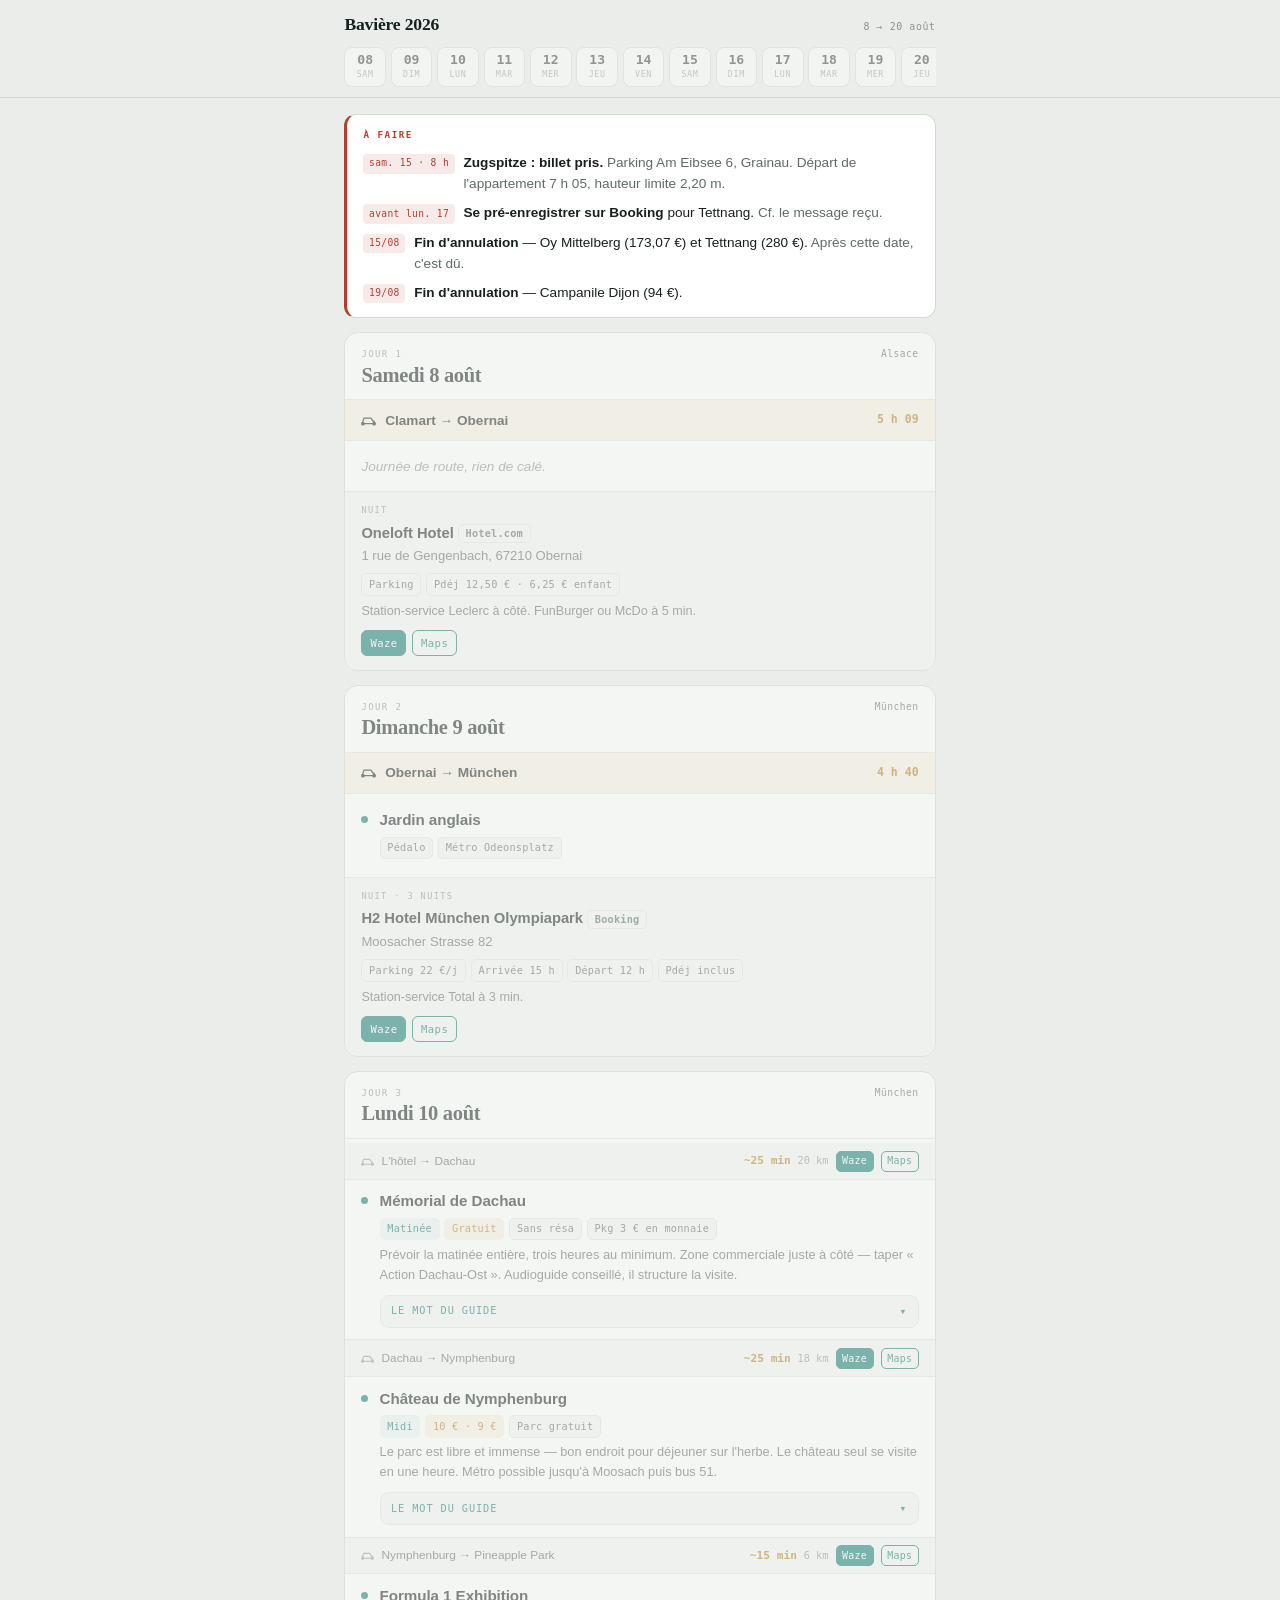
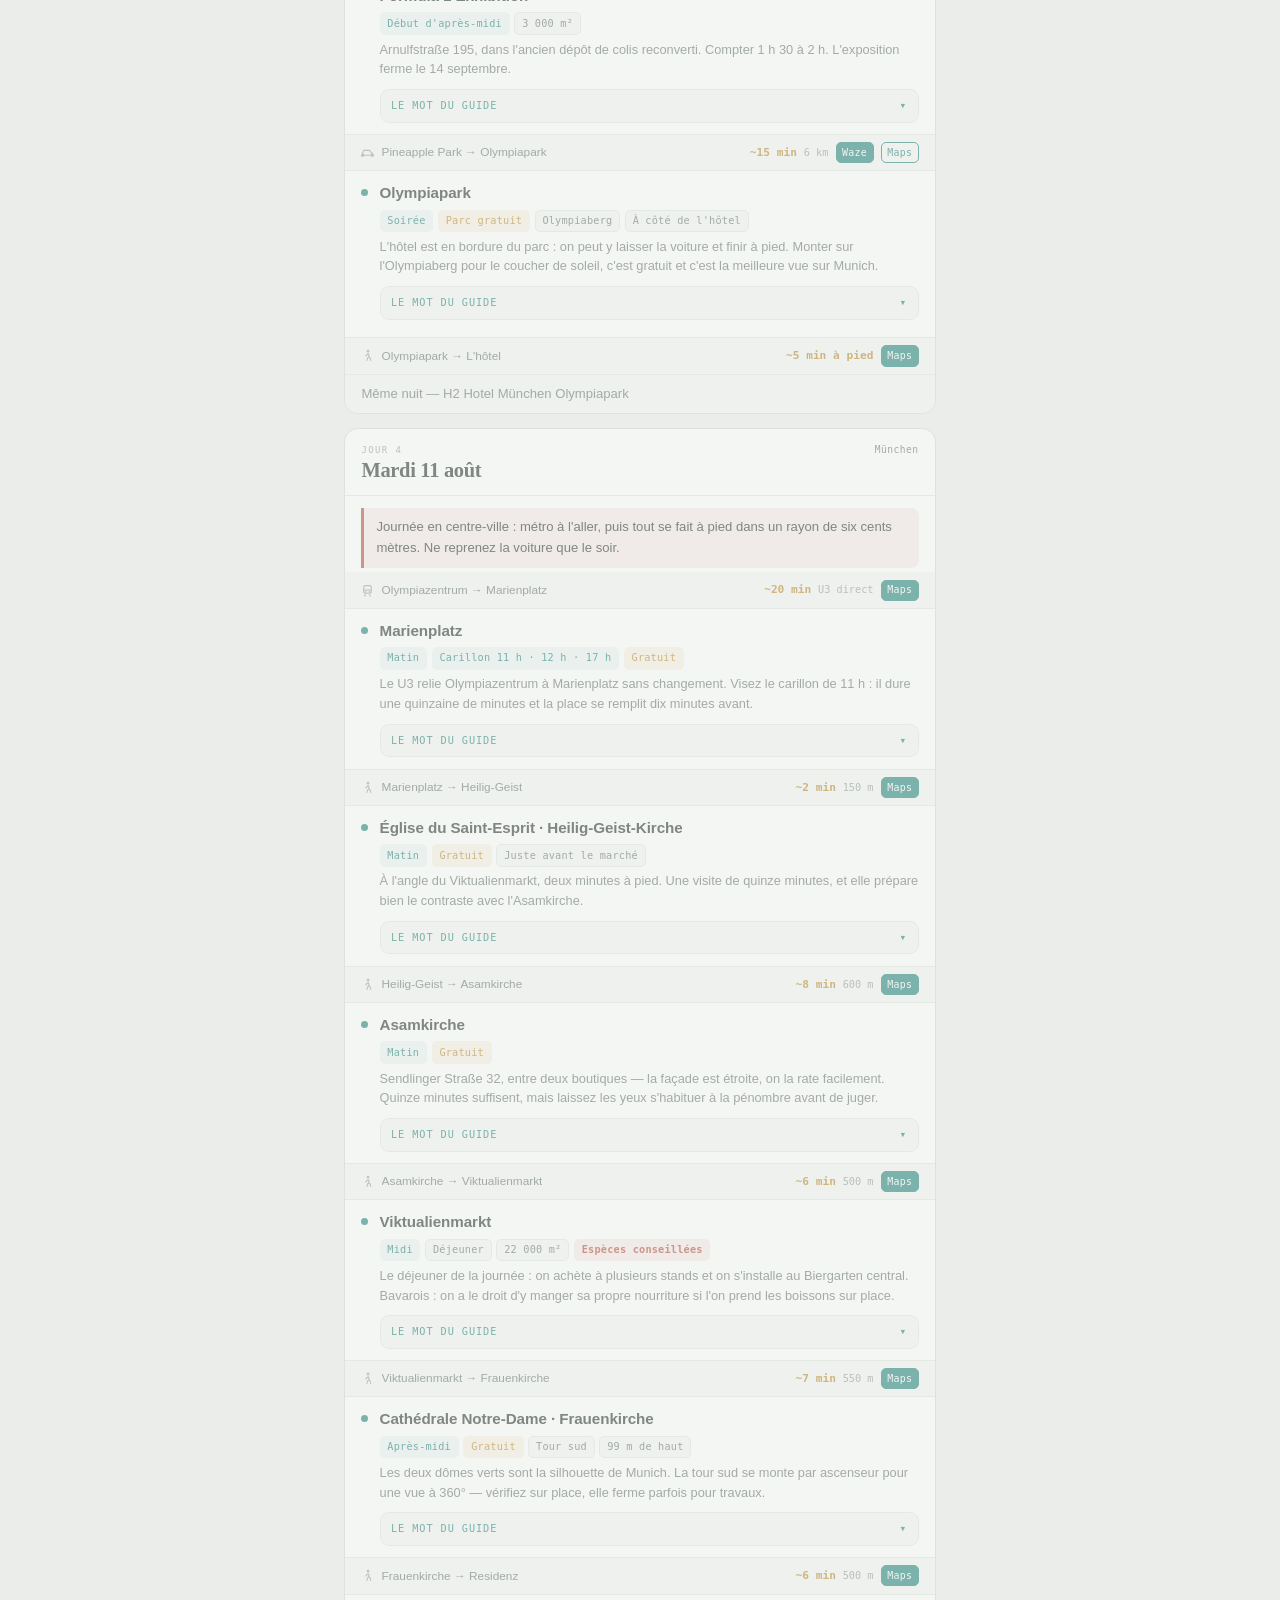
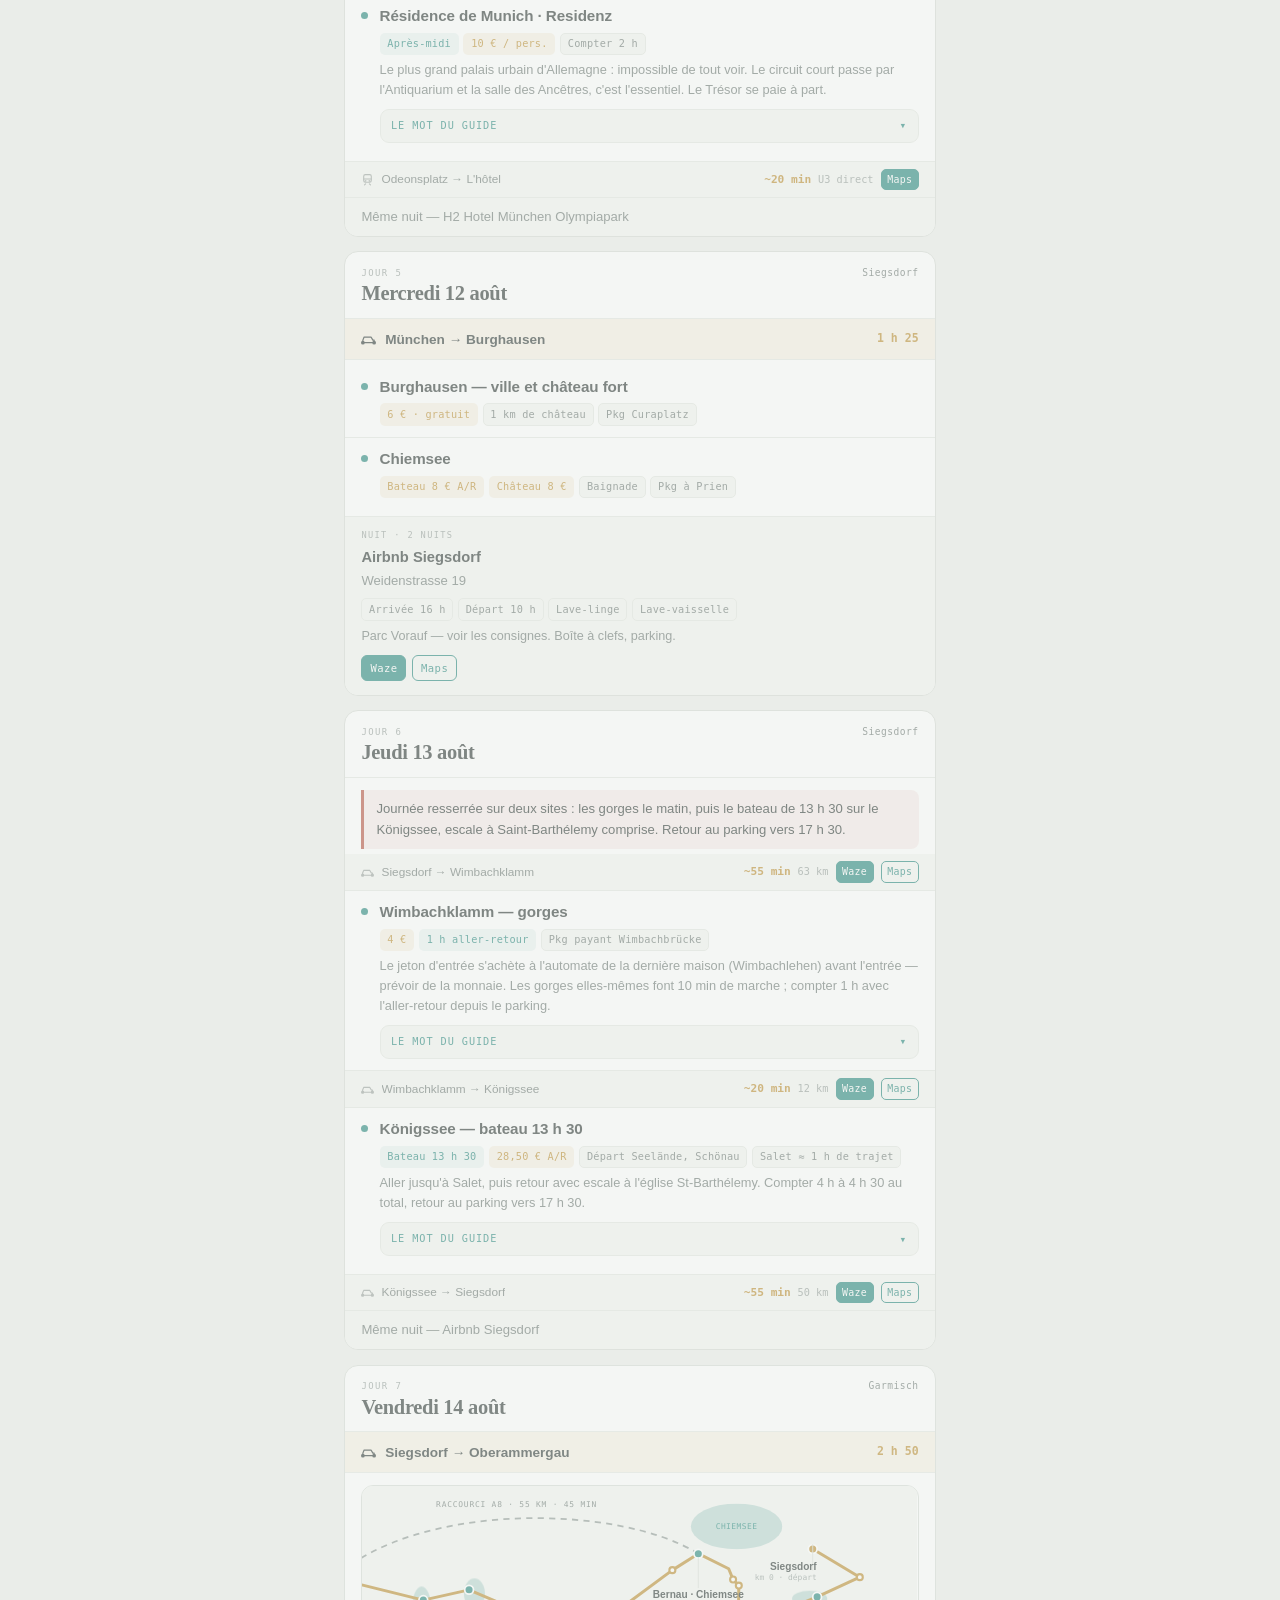
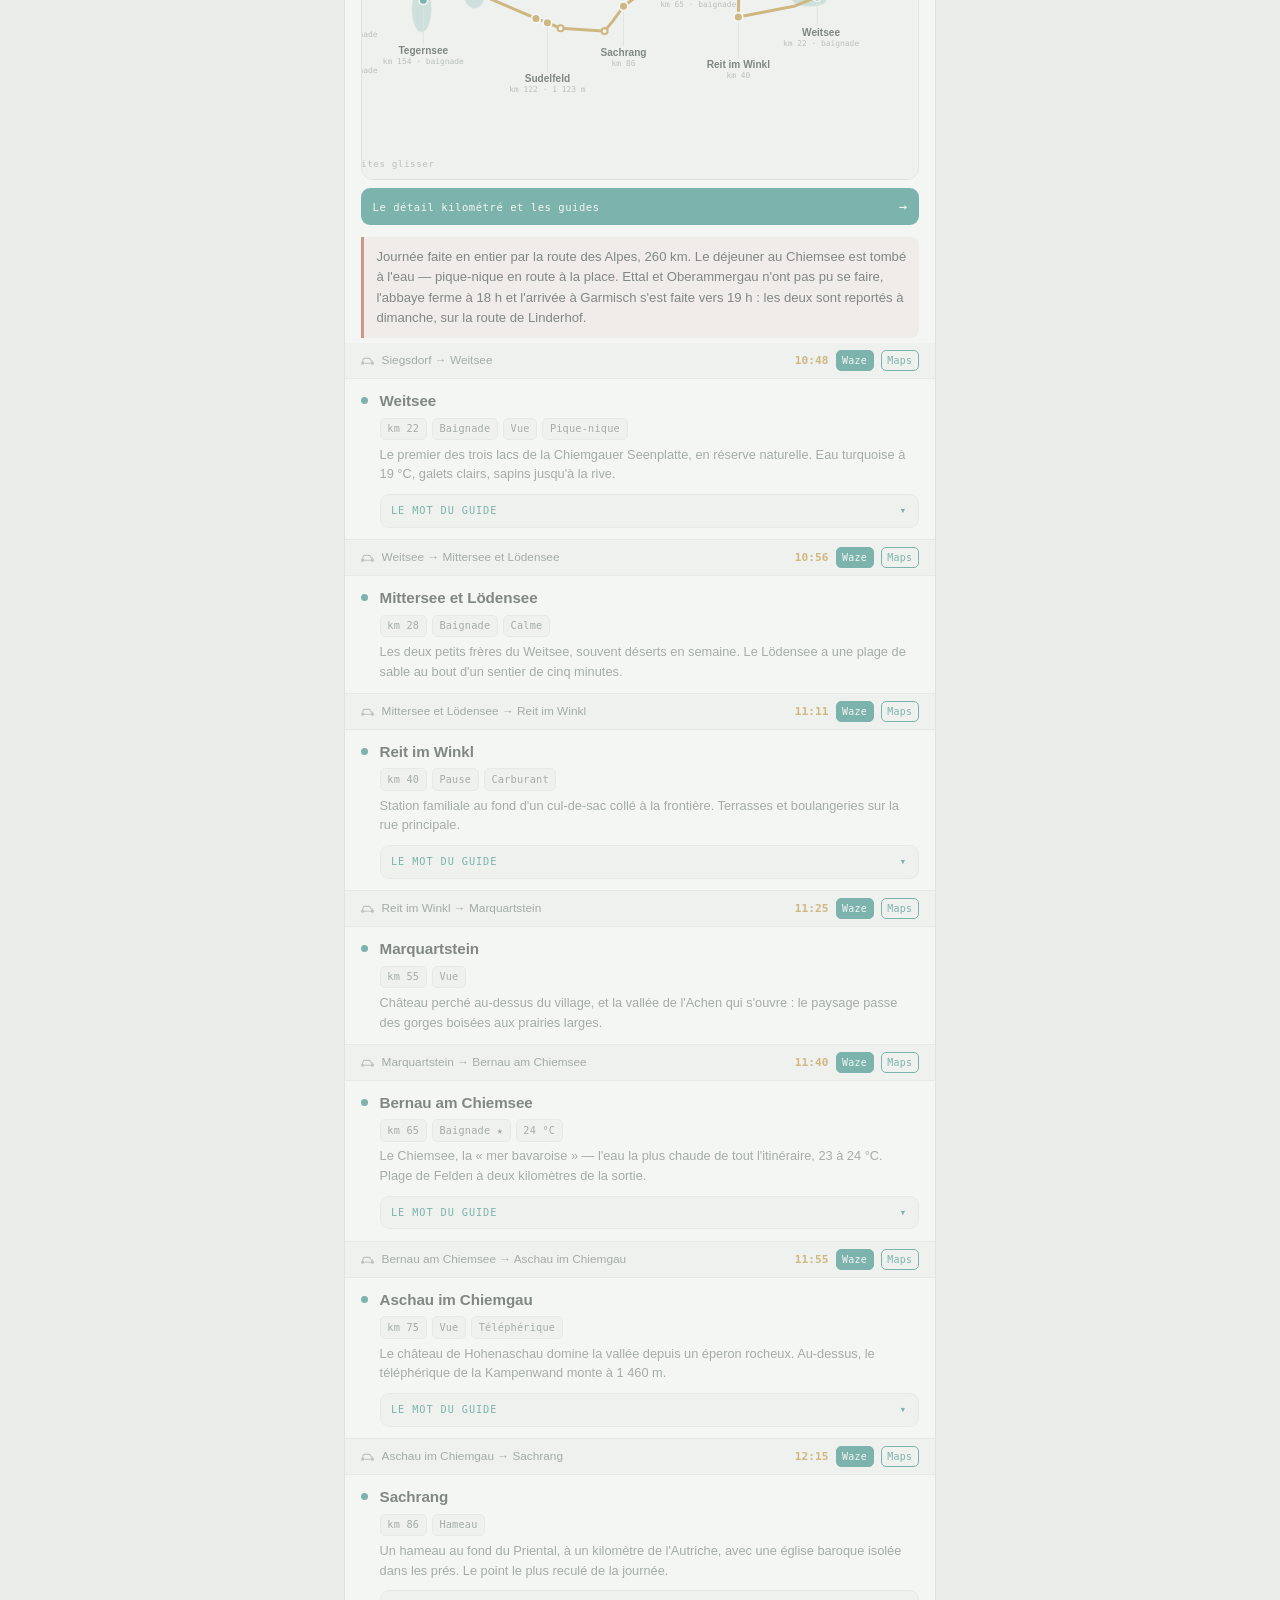
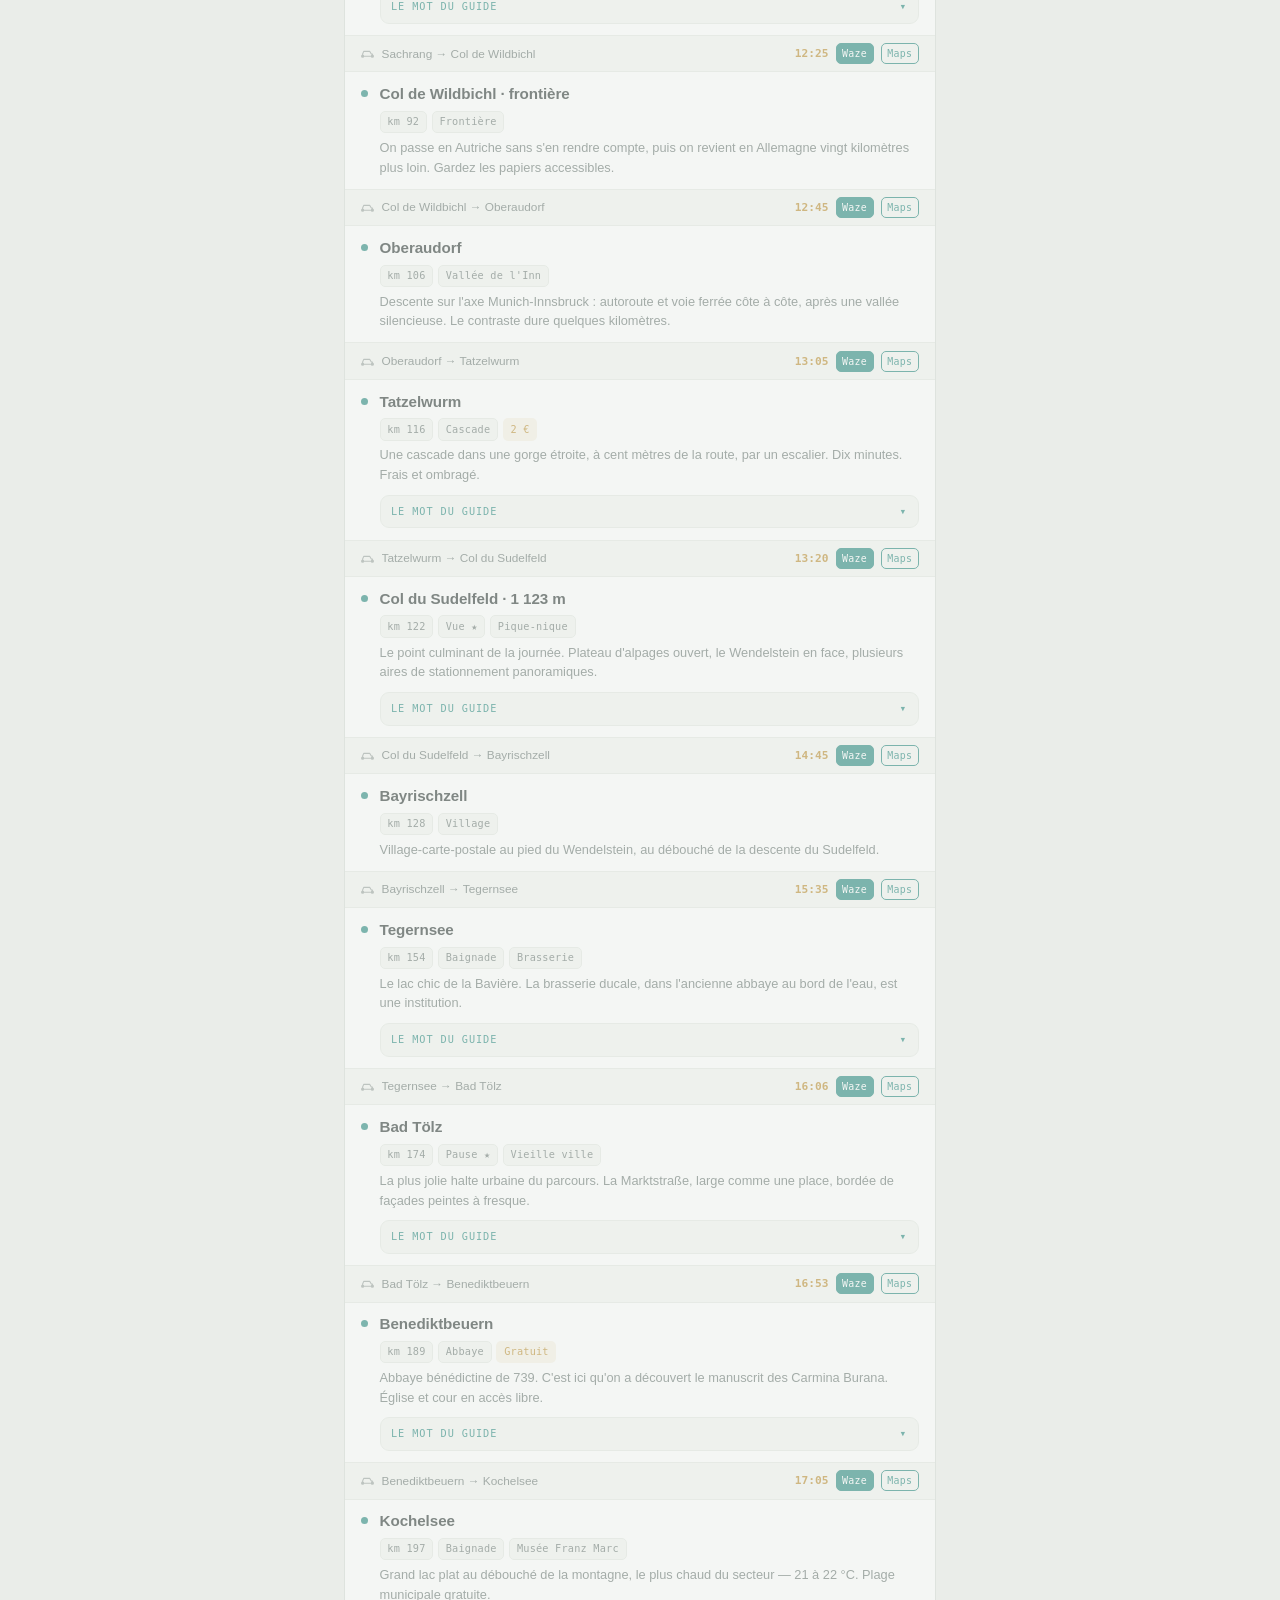
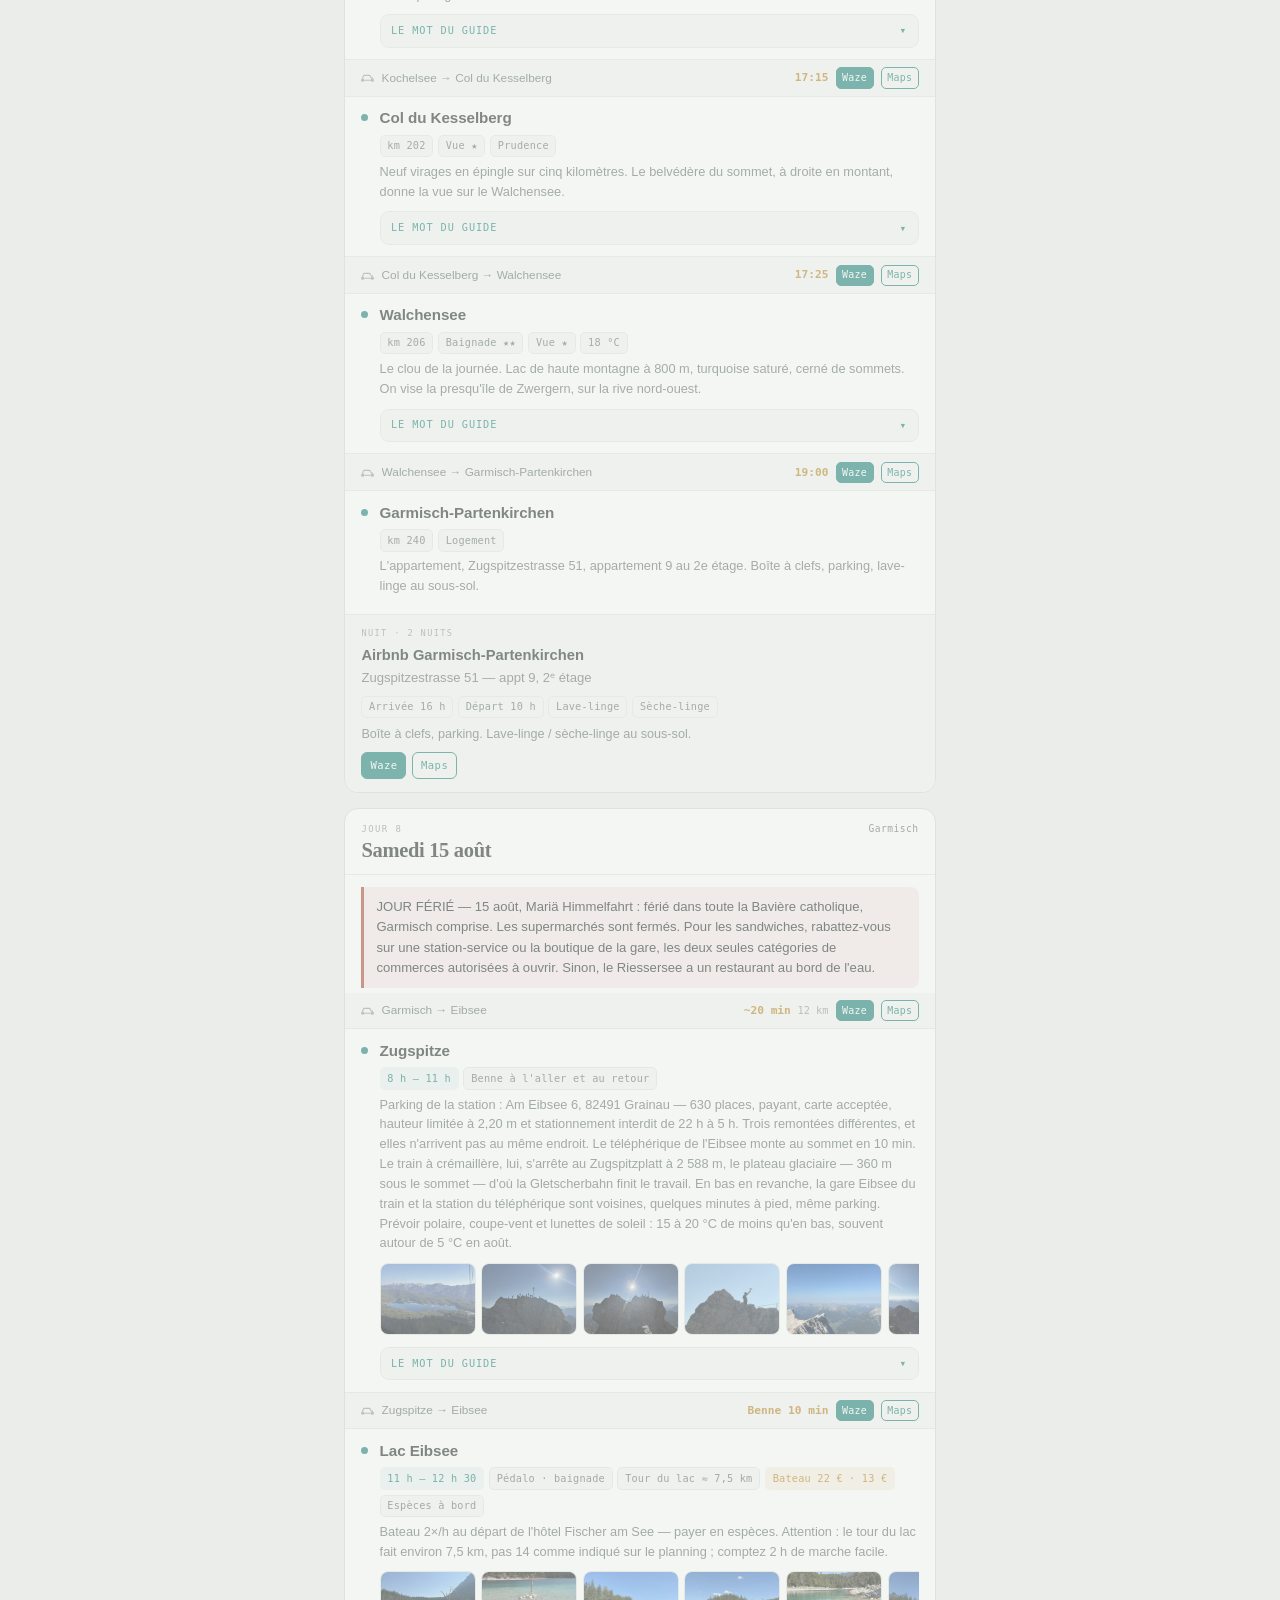
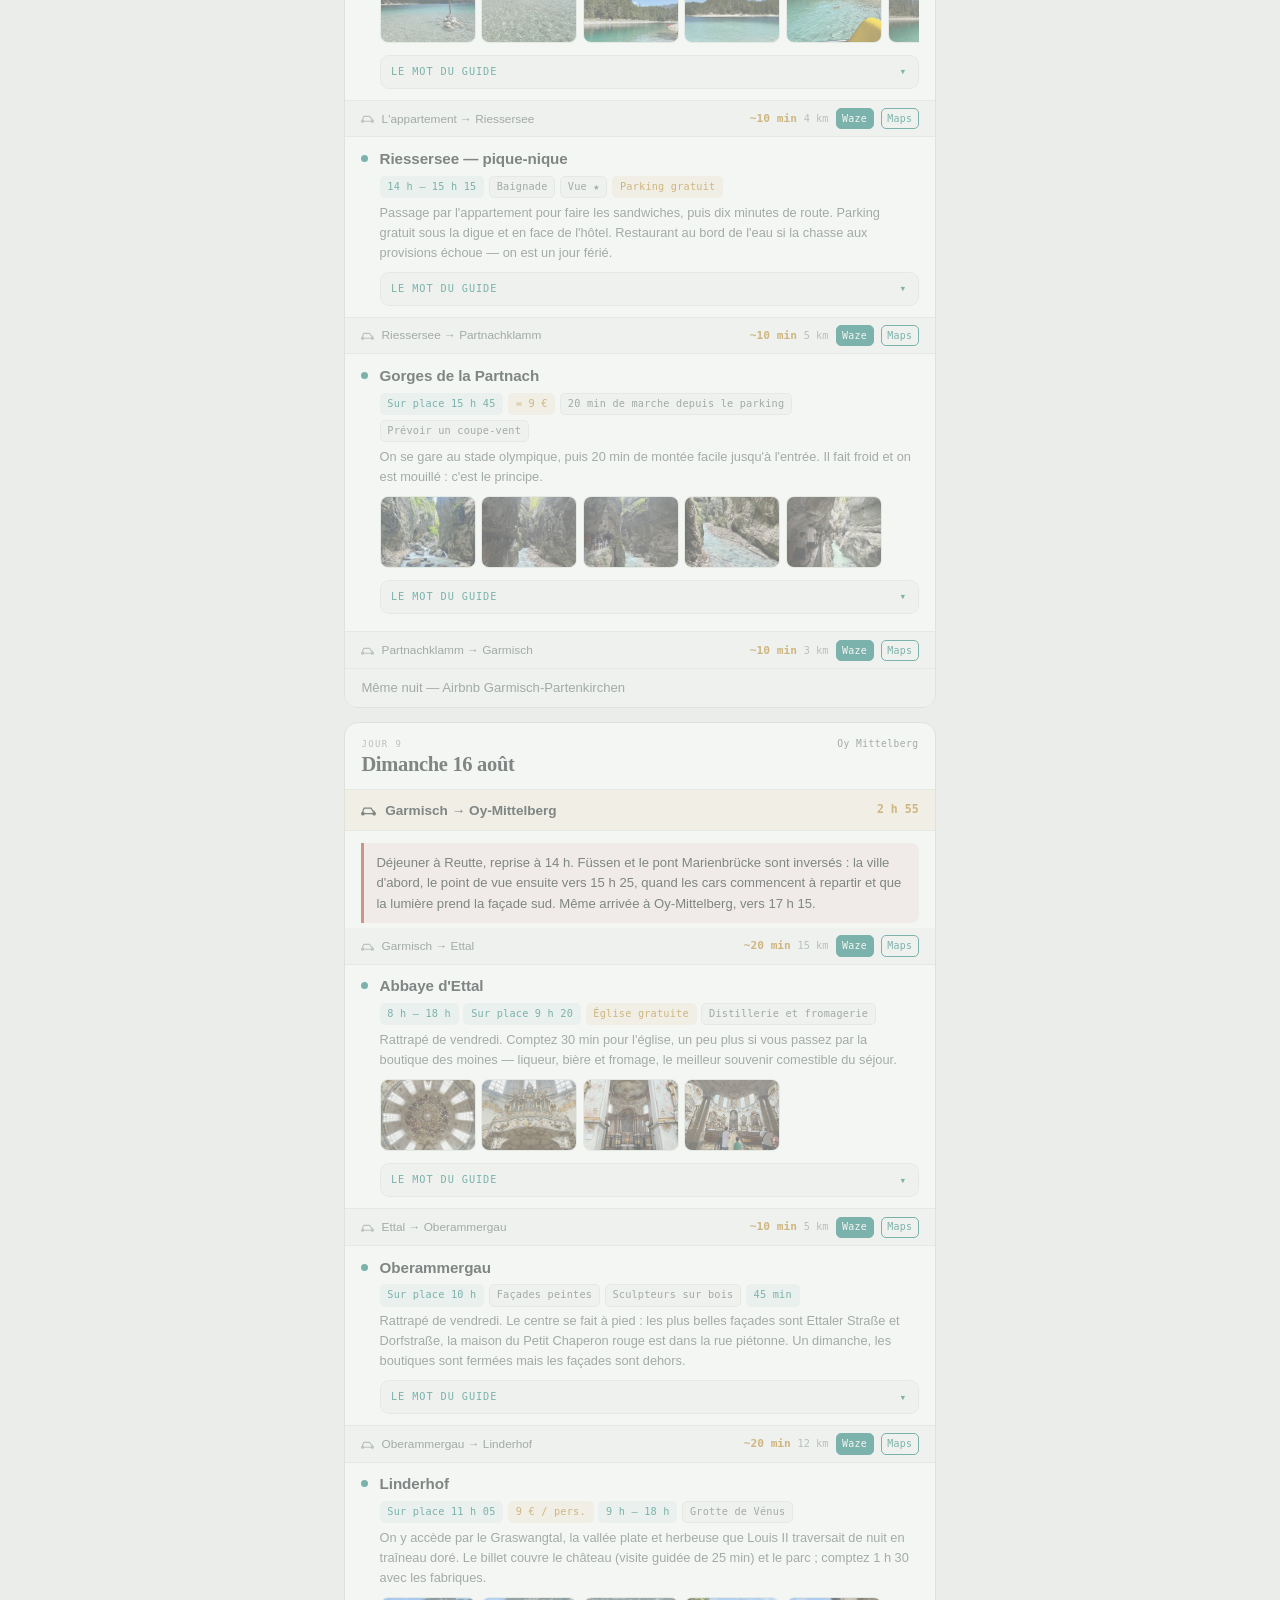
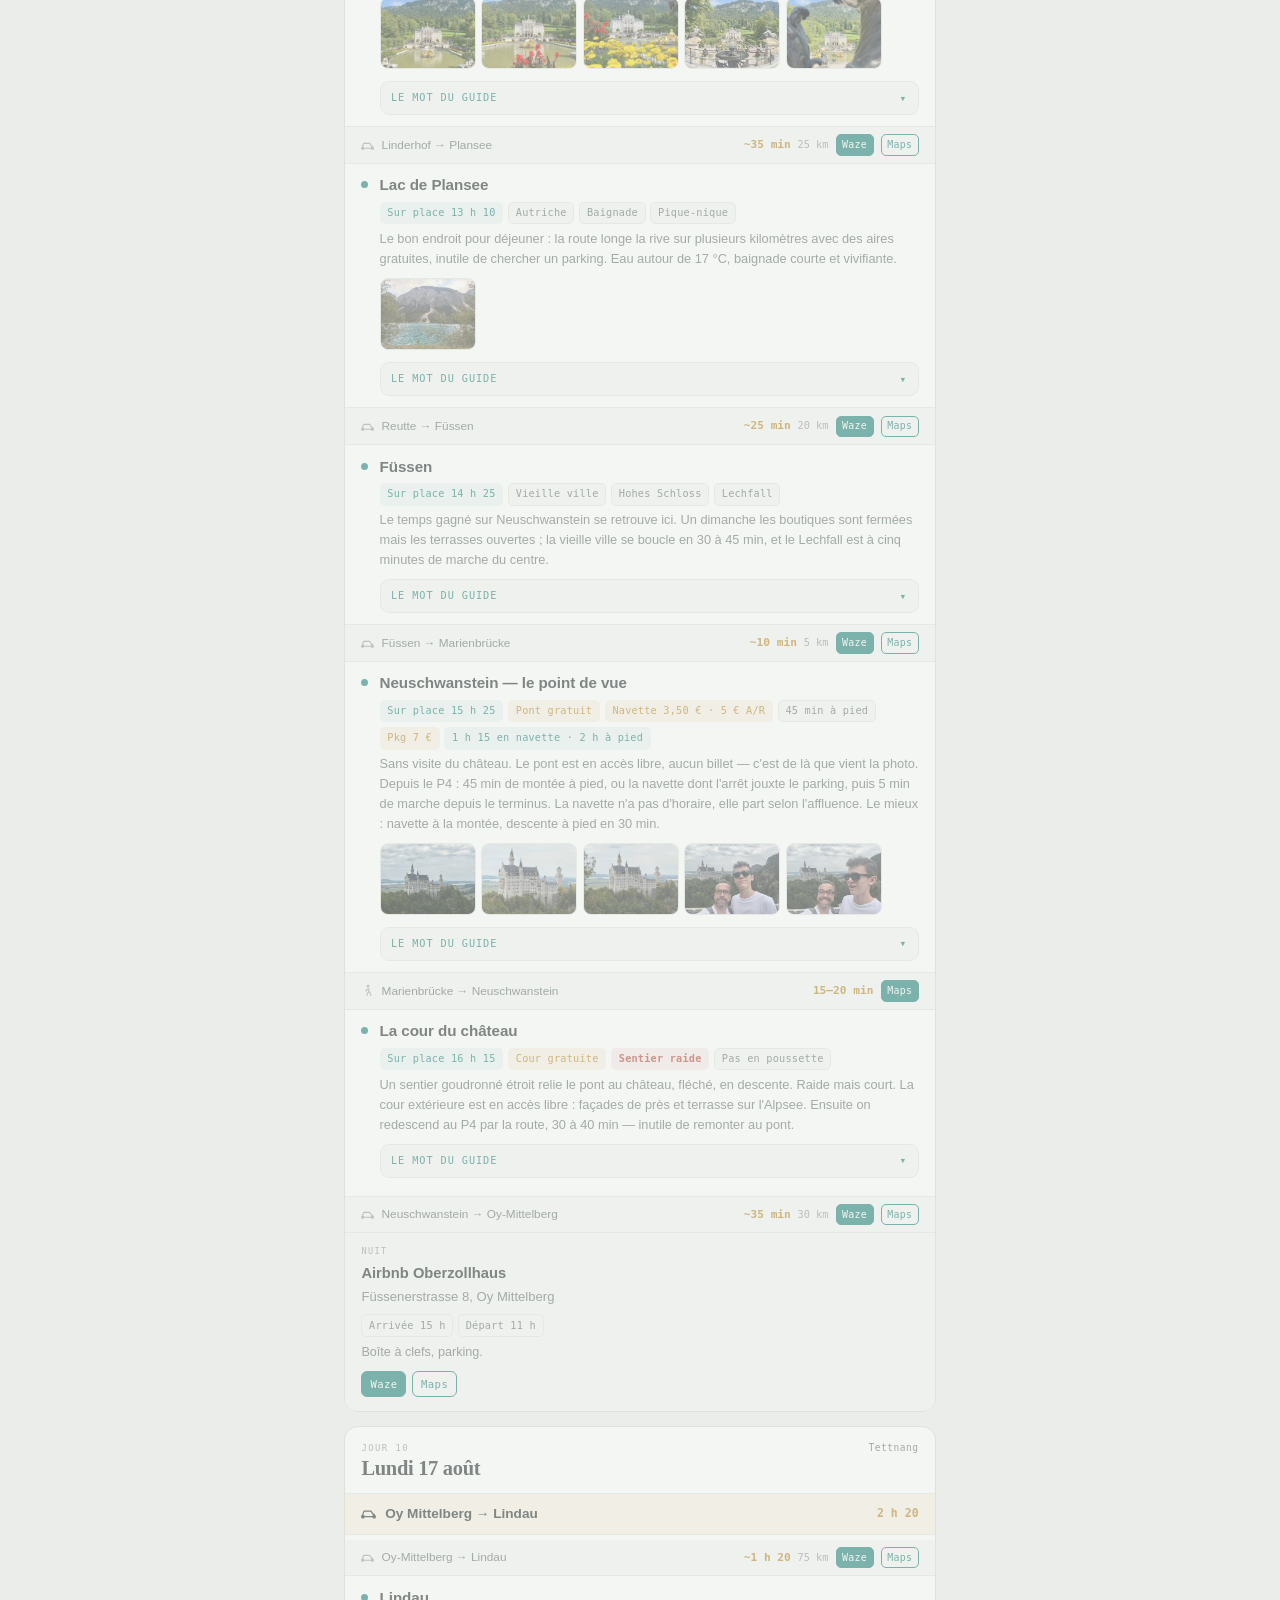
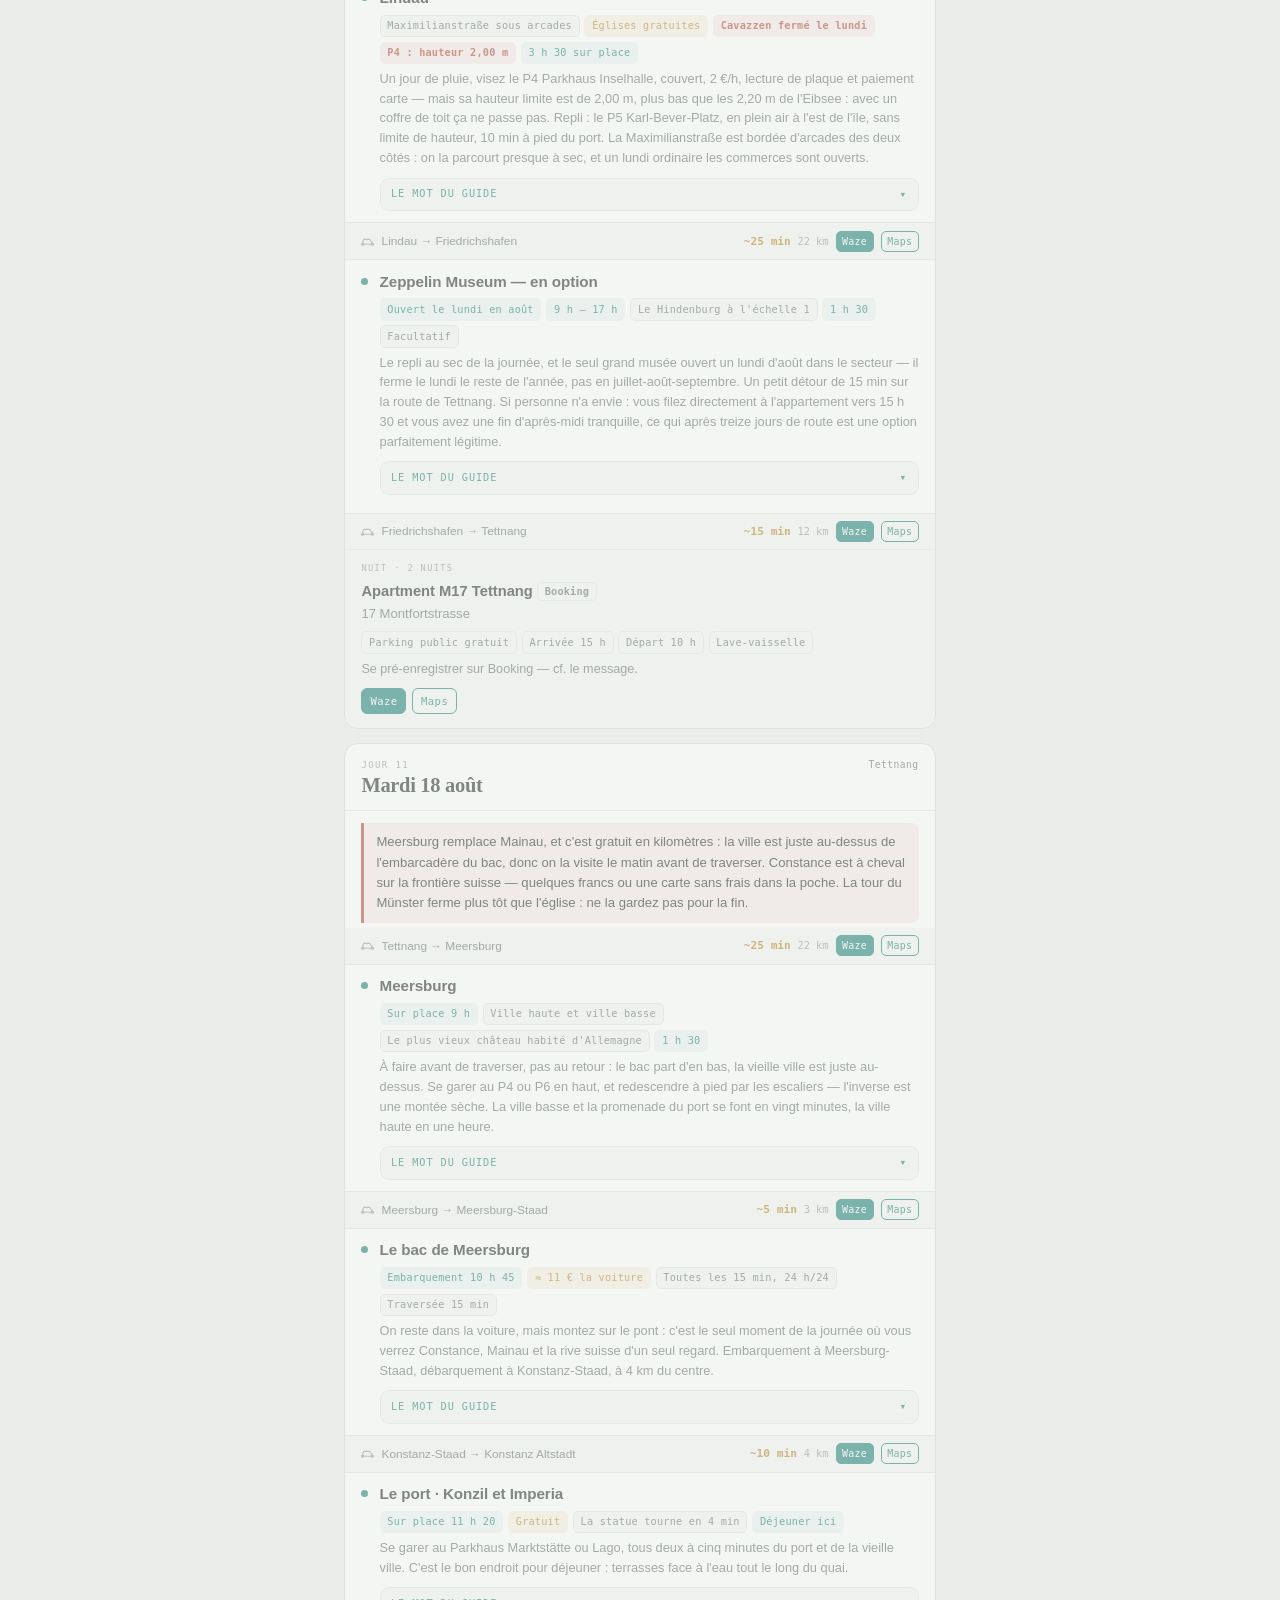
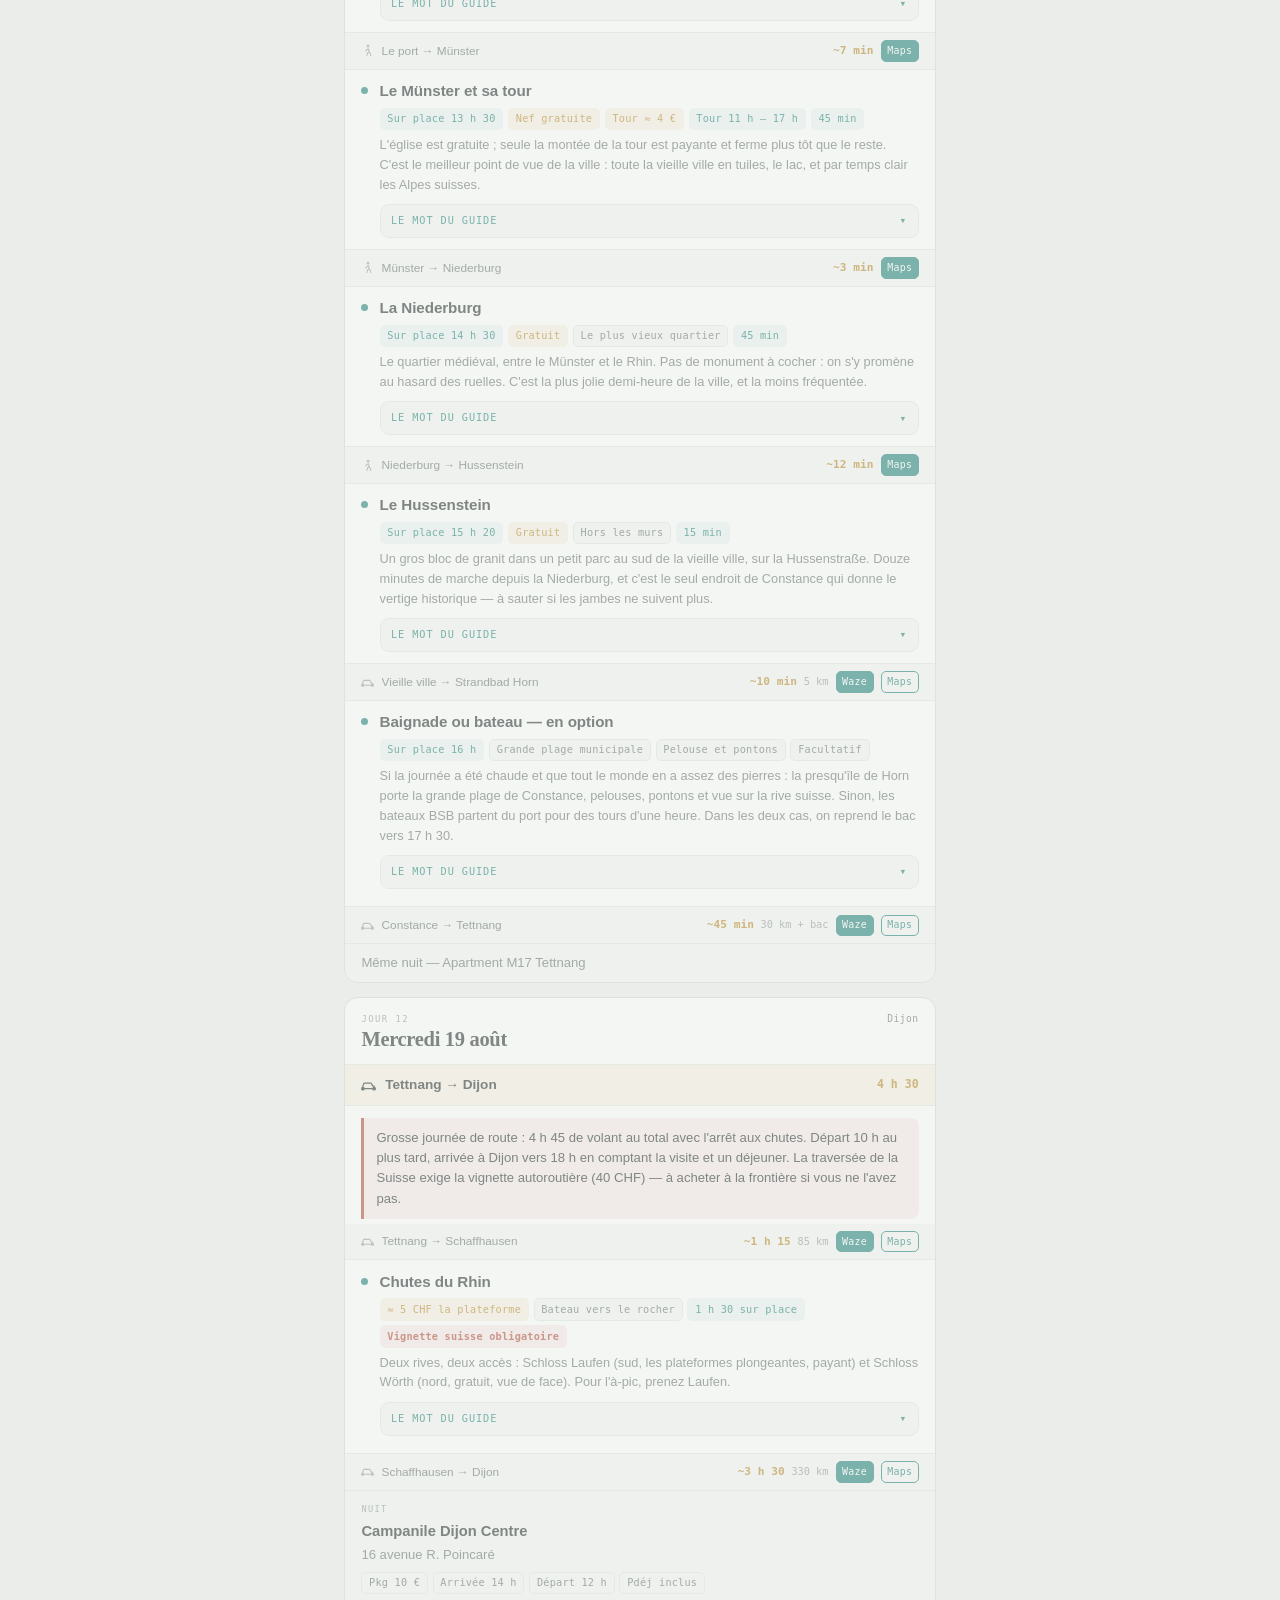
<file: index.html>
<!DOCTYPE html>
<html lang="fr">
<head>
  <meta charset="utf-8">
  <meta name="viewport" content="width=device-width, initial-scale=1, viewport-fit=cover">
  <title>Bavière 2026 · jour par jour</title>
  <meta name="description" content="Le guide de nos vacances en Bavière, du 8 au 20 août 2026.">
  <meta name="theme-color" content="#EAEDE9" media="(prefers-color-scheme: light)">
  <meta name="theme-color" content="#0E1517" media="(prefers-color-scheme: dark)">
  <meta name="apple-mobile-web-app-capable" content="yes">
  <meta name="apple-mobile-web-app-title" content="Bavière">
  <link rel="icon" href="data:image/svg+xml,<svg xmlns='http://www.w3.org/2000/svg' viewBox='0 0 100 100'><text y='.9em' font-size='90'>🏔️</text></svg>">
  <link rel="stylesheet" href="style.css?v=202608180747">
</head>
<body>

<header class="topbar">
  <div class="topbar-in">
    <div class="brand">
      <h1>Bavière 2026</h1>
      <span class="range">8 → 20 août</span>
    </div>
    <nav class="strip" id="strip" aria-label="Aller à un jour"></nav>
  </div>
</header>

<div class="shell">

  <section class="todo">
    <h2>À faire</h2>
    <ul>
      <li><span class="when">sam. 15 · 8 h</span><span><b>Zugspitze : billet pris.</b> <span class="det">Parking Am Eibsee 6, Grainau. Départ de l'appartement 7 h 05, hauteur limite 2,20 m.</span></span></li>
      <li><span class="when">avant lun. 17</span><span><b>Se pré-enregistrer sur Booking</b> pour Tettnang. <span class="det">Cf. le message reçu.</span></span></li>
      <li><span class="when">15/08</span><span><b>Fin d'annulation</b> — Oy Mittelberg (173,07 €) et Tettnang (280 €). <span class="det">Après cette date, c'est dû.</span></span></li>
      <li><span class="when">19/08</span><span><b>Fin d'annulation</b> — Campanile Dijon (94 €).</span></li>
    </ul>
  </section>

  <main id="days"></main>

  <section class="foot">
    <h2>Logements · 7 réservations</h2>
    <ul class="money">
      <li><span>Obernai — Oneloft</span><span class="g"></span><span class="v">91 €</span></li>
      <li><span>München — H2 Olympiapark</span><span class="g"></span><span class="v">341 €</span></li>
      <li><span>Siegsdorf — Airbnb <span class="paid">PAYÉ</span></span><span class="g"></span><span class="v">357 €</span></li>
      <li><span>Garmisch — Airbnb <span class="paid">PAYÉ</span></span><span class="g"></span><span class="v">374,22 €</span></li>
      <li><span>Oy Mittelberg — Airbnb</span><span class="g"></span><span class="v">173,07 €</span></li>
      <li><span>Tettnang — Apartment M17</span><span class="g"></span><span class="v">280 €</span></li>
      <li><span>Dijon — Campanile</span><span class="g"></span><span class="v">94 €</span></li>
      <li class="tot"><span>Total</span><span class="g"></span><span class="v">1 710 €</span></li>
    </ul>
  </section>

  <p class="credit">Données reprises du planning Baviere_1.xlsx</p>
</div>

<script src="data/carte-alpes.js"></script>
<script src="data/jours.js?v=202608180747"></script>
<script src="app.js?v=202608180747"></script>
</body>
</html>
</file>
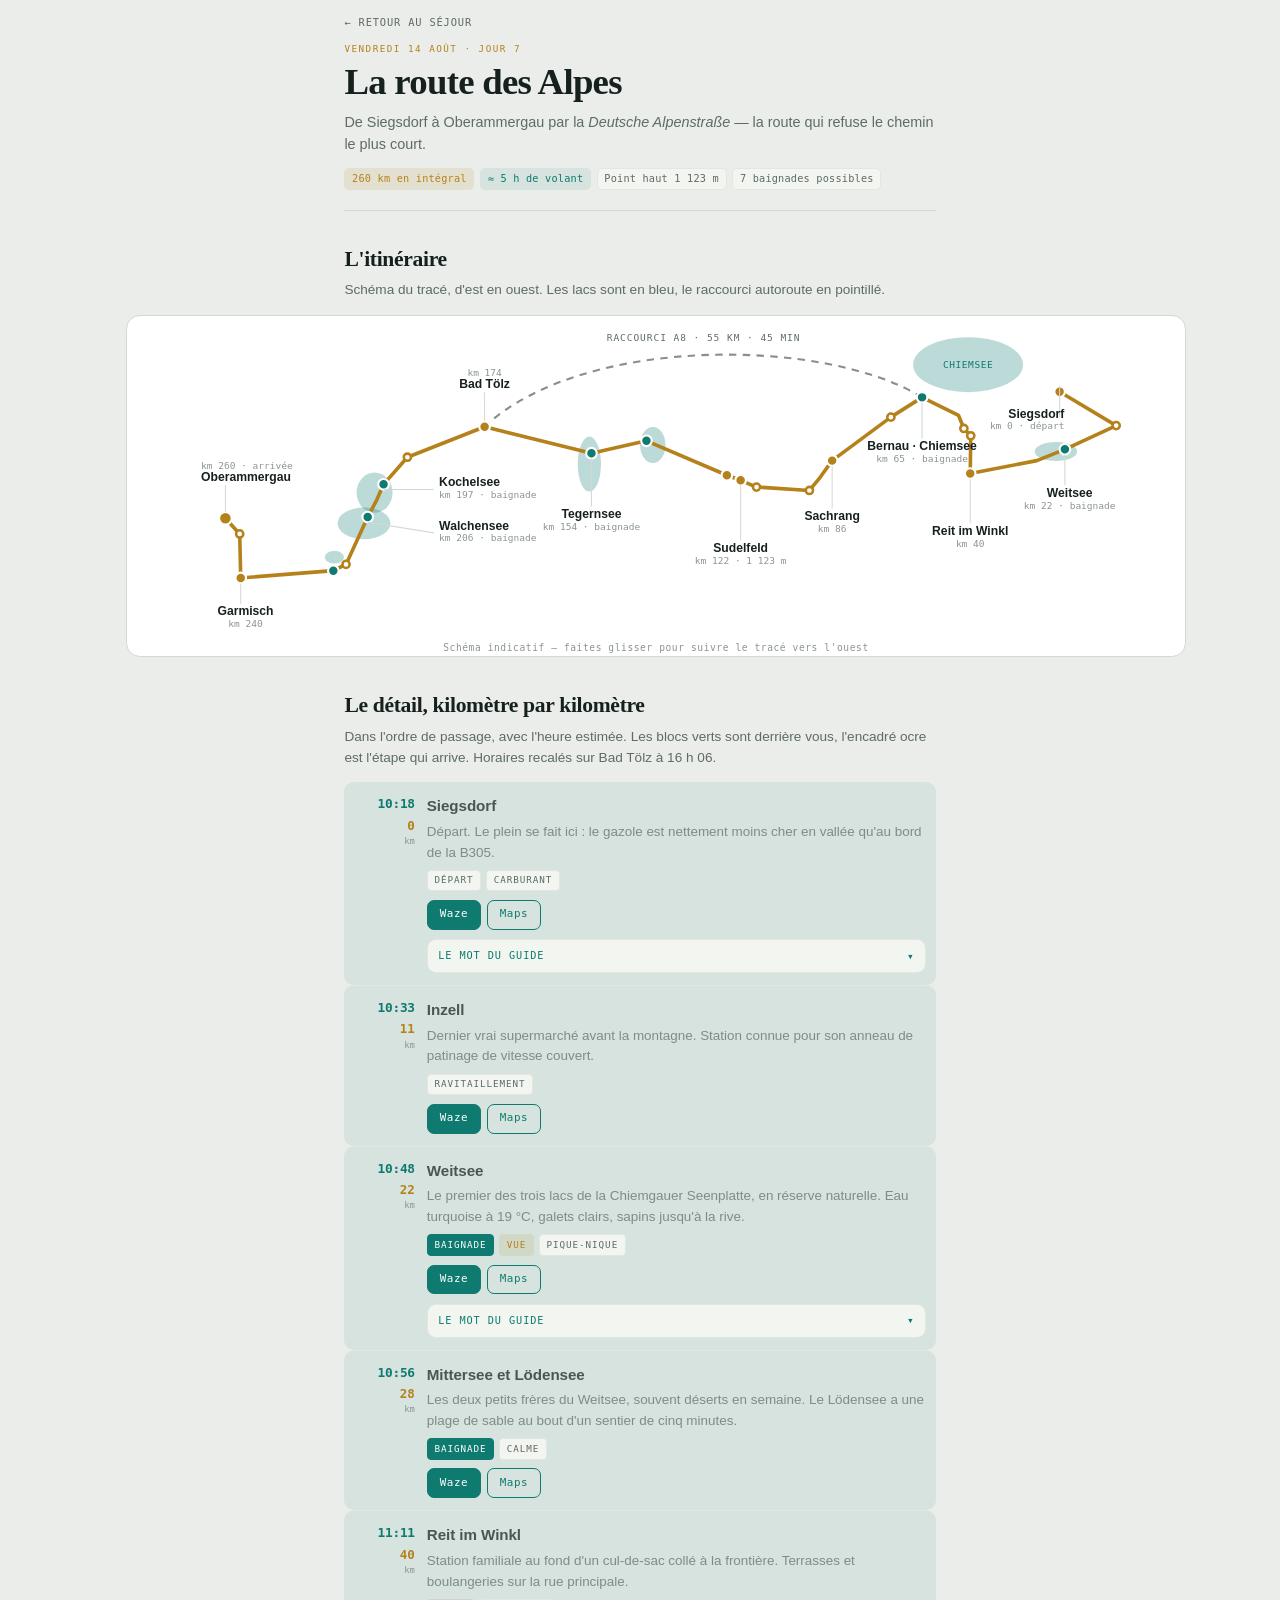
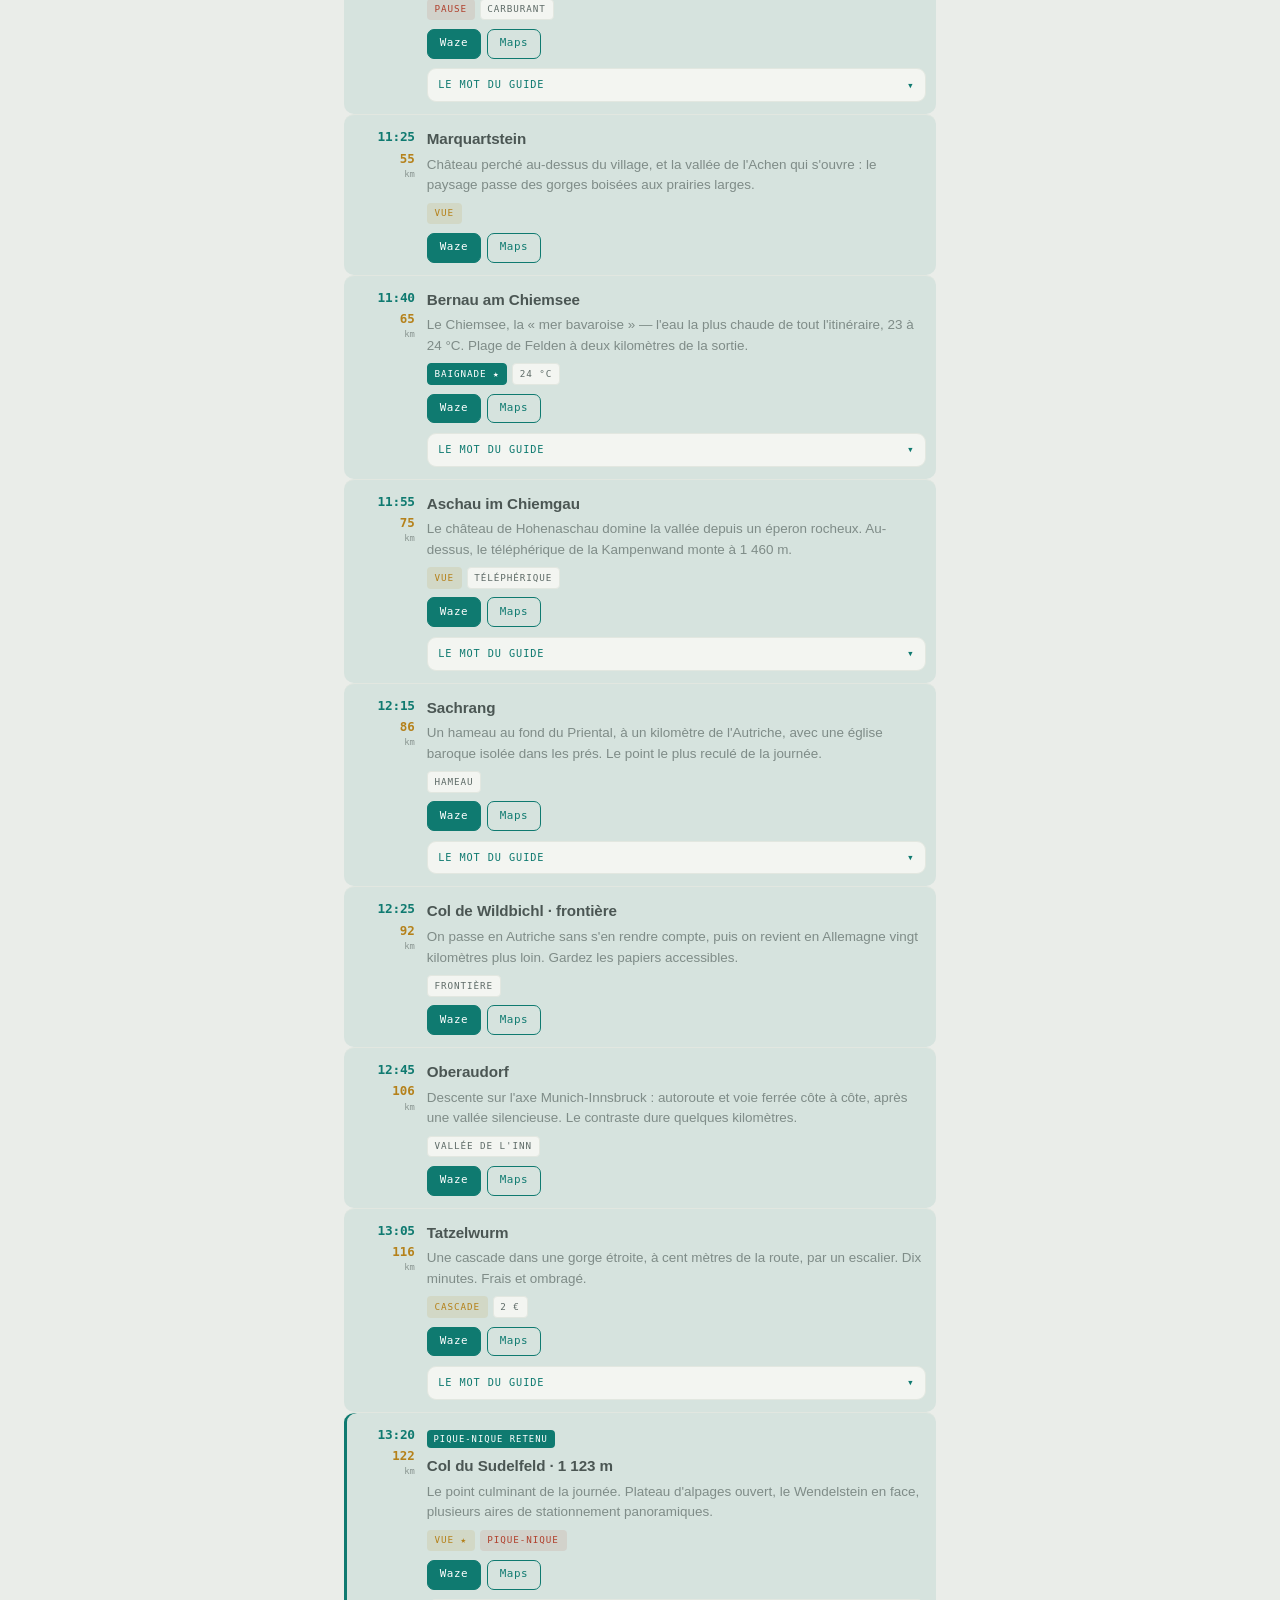
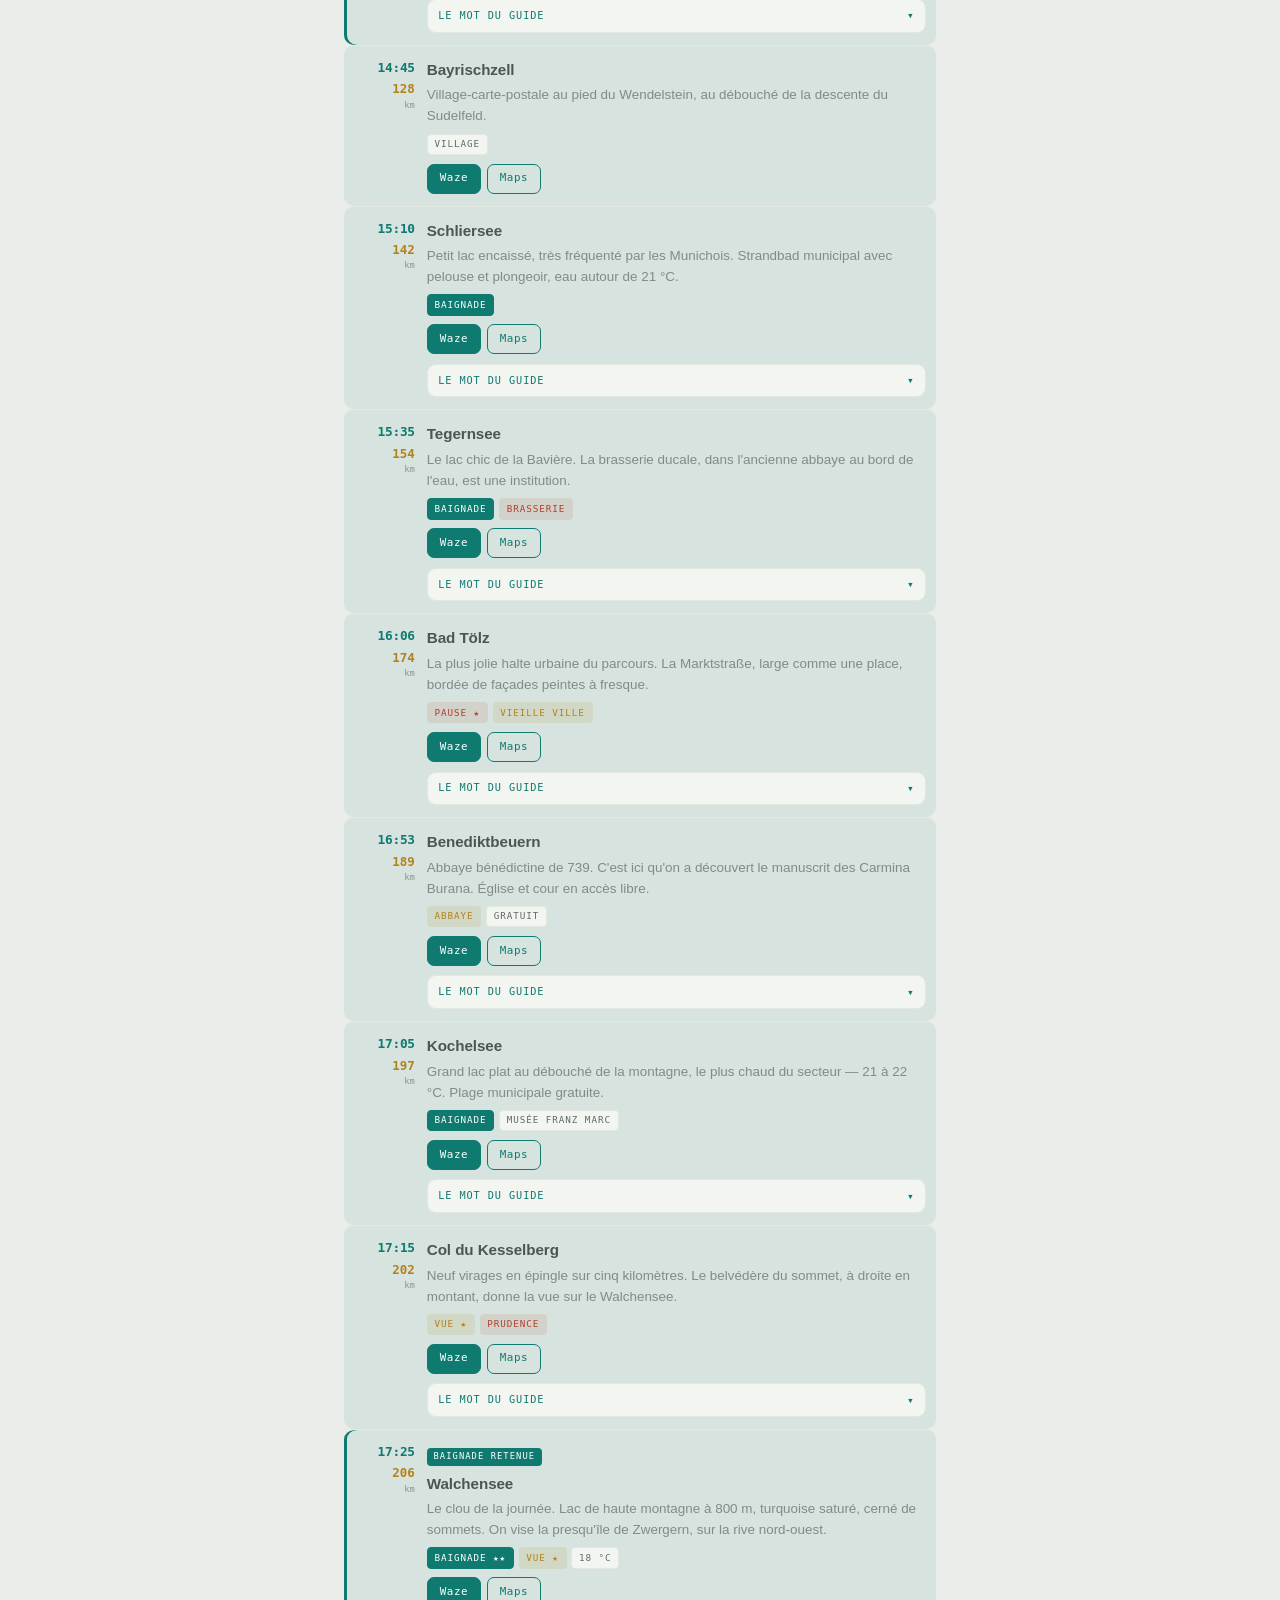
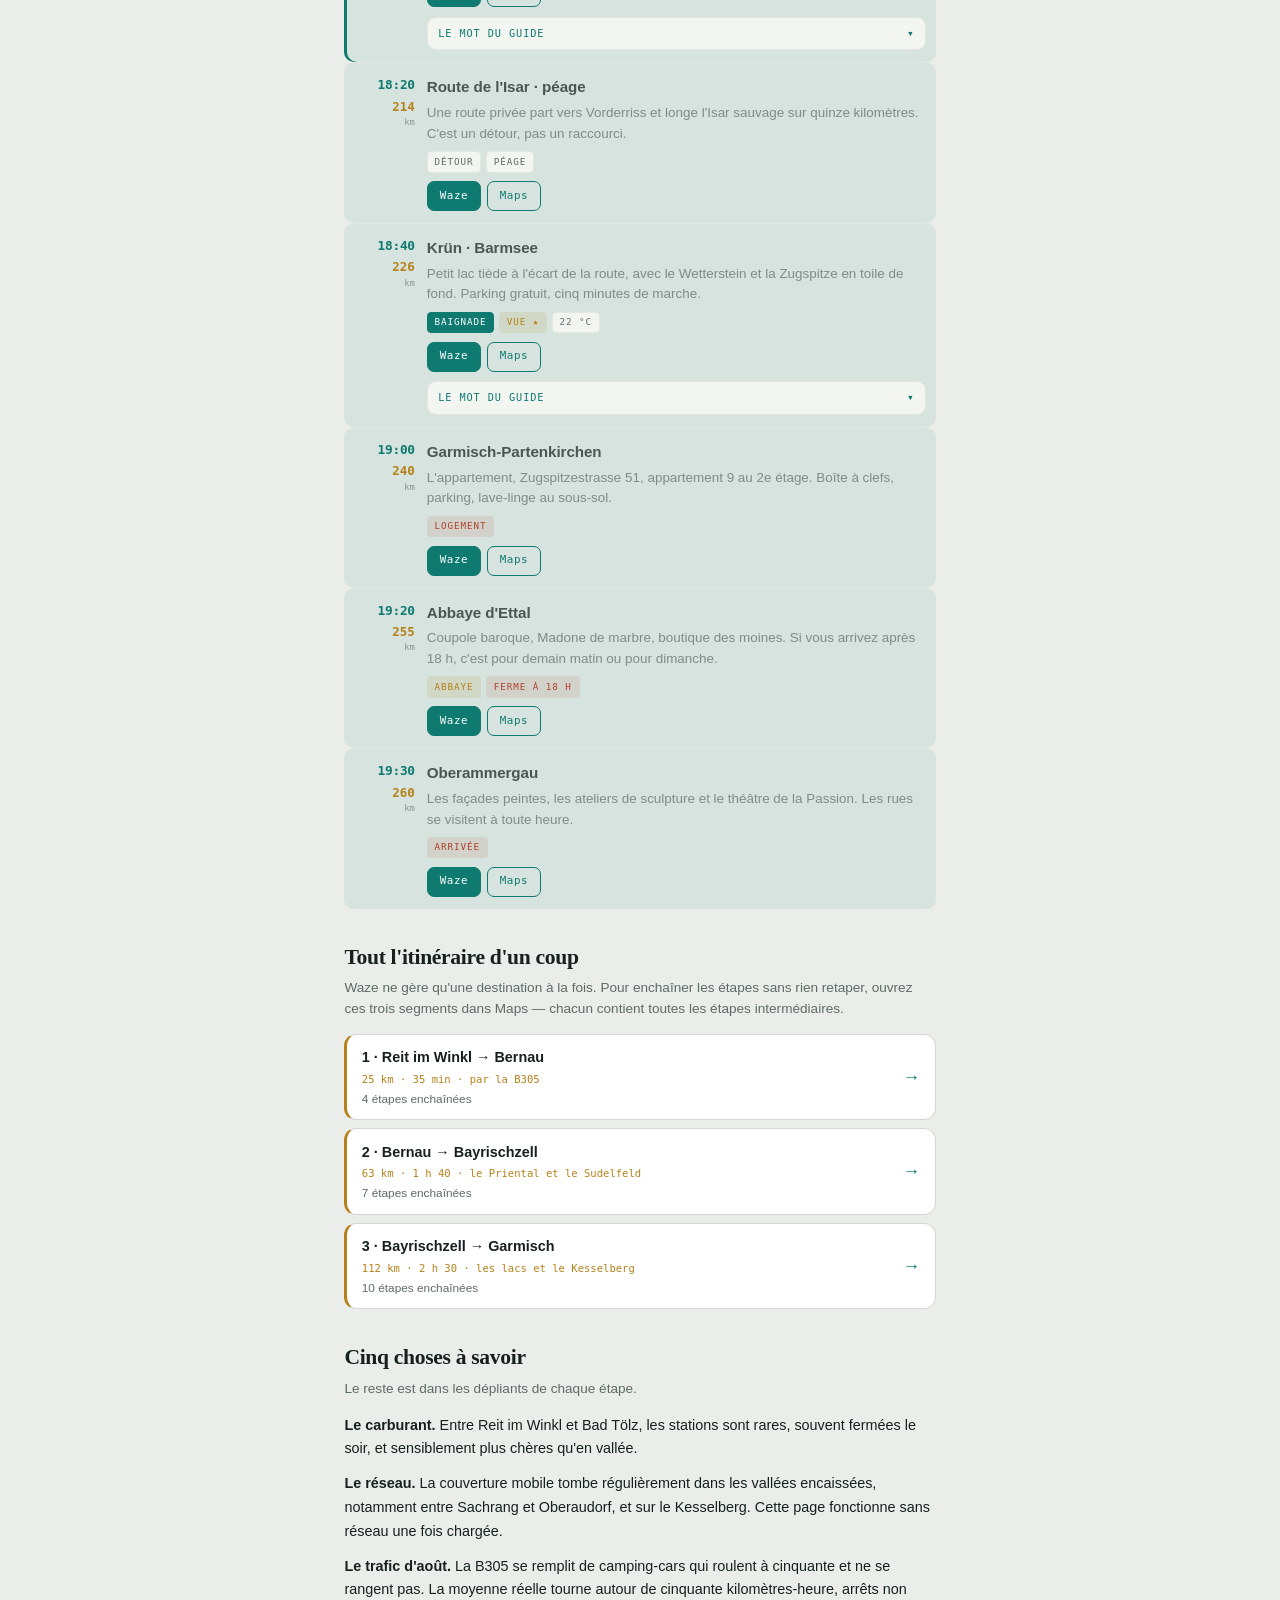
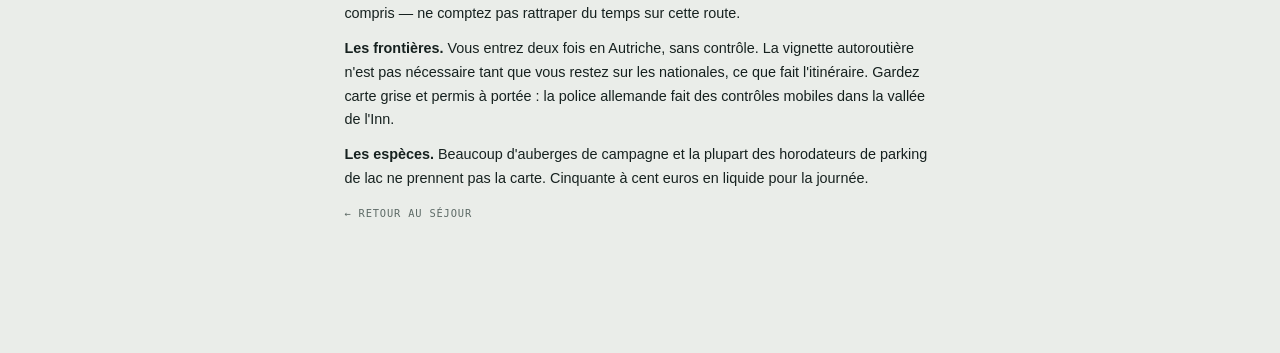
<file: route-des-alpes.html>
<!DOCTYPE html>
<html lang="fr">
<head>
  <meta charset="utf-8">
  <meta name="viewport" content="width=device-width, initial-scale=1, viewport-fit=cover">
  <title>Route des Alpes · Bavière 2026</title>
  <meta name="description" content="La Deutsche Alpenstraße de Siegsdorf à Oberammergau : itinéraire kilométré, arrêts, baignades et guide détaillé.">
  <meta name="theme-color" content="#EAEDE9" media="(prefers-color-scheme: light)">
  <meta name="theme-color" content="#0E1517" media="(prefers-color-scheme: dark)">
  <meta name="apple-mobile-web-app-capable" content="yes">
  <link rel="icon" href="data:image/svg+xml,<svg xmlns='http://www.w3.org/2000/svg' viewBox='0 0 100 100'><text y='.9em' font-size='90'>🏔️</text></svg>">
  <link rel="stylesheet" href="style.css?v=202608180747">
  <style>
    .page { max-width: 620px; margin: 0 auto; padding: 0 0.9rem 4rem; }

    .back {
      display: inline-flex; align-items: center; gap: 0.35rem;
      font-family: var(--mono); font-size: 0.65rem; letter-spacing: 0.08em;
      text-transform: uppercase; color: var(--muted); text-decoration: none;
      padding: 0.9rem 0 0.2rem;
    }
    .back:focus-visible { outline: 2px solid var(--ochre); outline-offset: 2px; }

    .hero { padding: 0.5rem 0 1.2rem; border-bottom: 1px solid var(--line); }
    .hero .kicker {
      font-family: var(--mono); font-size: 0.58rem; letter-spacing: 0.16em;
      text-transform: uppercase; color: var(--ochre);
    }
    .hero h1 {
      font-family: var(--serif); font-size: clamp(1.7rem, 7vw, 2.3rem);
      font-weight: 600; letter-spacing: -0.02em; line-height: 1.1;
      text-wrap: balance; margin: 0.35rem 0 0.5rem;
    }
    .hero p { font-size: 0.9rem; color: var(--muted); }
    .facts { display: flex; flex-wrap: wrap; gap: 0.35rem; margin-top: 0.8rem; }

    h2.sec {
      font-family: var(--serif); font-size: 1.35rem; font-weight: 600;
      letter-spacing: -0.015em; margin: 2rem 0 0.2rem; text-wrap: balance;
    }
    h2.sec + .sub { font-size: 0.85rem; color: var(--muted); margin-bottom: 0.9rem; }

    /* ---- carte ---- */
    .mapwrap {
      margin-top: 0.9rem; border: 1px solid var(--line); border-radius: 14px;
      background: var(--card); overflow-x: auto; -webkit-overflow-scrolling: touch;
    }
    .mapwrap svg { display: block; min-width: 880px; width: 100%; height: auto; }
    /* sur grand écran la carte déborde de la colonne de lecture */
    @media (min-width: 1000px) {
      .mapwrap { width: 94vw; max-width: 1060px; position: relative; left: 50%; transform: translateX(-50%); }
    }
    .maphint {
      font-family: var(--mono); font-size: 0.6rem; letter-spacing: 0.06em;
      color: var(--faint); text-align: center; padding: 0.5rem 0 0;
    }

    /* ---- options d'horaire ---- */
    .opts { display: flex; flex-direction: column; gap: 0.6rem; margin-top: 0.9rem; }
    .opt {
      background: var(--card); border: 1px solid var(--line);
      border-left: 3px solid var(--line); border-radius: 12px; padding: 0.8rem 0.95rem;
    }
    .opt.reco { border-left-color: var(--lake); }
    .opt h3 {
      font-size: 0.95rem; font-weight: 600; display: flex;
      align-items: baseline; gap: 0.5rem; flex-wrap: wrap;
    }
    .opt h3 .badge {
      font-family: var(--mono); font-size: 0.55rem; letter-spacing: 0.12em;
      text-transform: uppercase; color: var(--lake); border: 1px solid var(--lake);
      border-radius: 999px; padding: 0.1rem 0.45rem;
    }
    .opt .num {
      font-family: var(--mono); font-size: 0.72rem; color: var(--ochre);
      font-weight: 700; display: block; margin: 0.3rem 0;
    }
    .opt p { font-size: 0.83rem; color: var(--muted); }

    /* ---- étapes kilométrées ---- */
    .stops { list-style: none; margin-top: 0.9rem; }
    .stop {
      display: grid; grid-template-columns: 3.9rem 1fr; gap: 0.75rem;
      padding: 0.75rem 0; border-top: 1px solid var(--line-soft);
    }
    .stop:first-child { border-top: none; }
    .stop .km {
      font-family: var(--mono); font-size: 0.78rem; font-weight: 700;
      color: var(--ochre); text-align: right; padding-top: 0.1rem;
      font-variant-numeric: tabular-nums;
    }
    .stop .km span { display: block; font-size: 0.55rem; font-weight: 400; color: var(--faint); }
    .stop .km .hr {
      font-size: 0.8rem; font-weight: 700; color: var(--ink);
      letter-spacing: -0.02em; margin-bottom: 0.1rem;
    }
    .stop.past .km .hr { color: var(--lake); }
    .stop.next .km .hr { color: var(--ochre); }
    .stop .km { padding-top: 0; }
    .stop h4 { font-size: 0.95rem; font-weight: 600; letter-spacing: -0.005em; }
    .stop p { font-size: 0.84rem; color: var(--muted); margin-top: 0.25rem; }
    .stop .meta { display: flex; flex-wrap: wrap; gap: 0.3rem; margin-top: 0.4rem; }
    /* fond vert = déjà passé */
    .stop.past { background: var(--lake-soft); border-radius: 10px; padding-left: 0.5rem; padding-right: 0.6rem; }
    .stop.past .km { padding-right: 0; }
    .stop.past h4, .stop.past p { opacity: 0.72; }
    /* l'étape qui arrive */
    .stop.next { box-shadow: inset 0 0 0 2px var(--ochre); border-radius: 10px;
      padding-left: 0.5rem; padding-right: 0.6rem; border-top-color: transparent; }
    .stop.next .km { padding-right: 0; }

    .t {
      font-family: var(--mono); font-size: 0.58rem; letter-spacing: 0.1em;
      text-transform: uppercase; padding: 0.16rem 0.42rem; border-radius: 4px;
      background: var(--card2); border: 1px solid var(--line-soft); color: var(--muted);
    }
    .t.swim { background: var(--lake); border-color: var(--lake); color: var(--card); }
    .t.view { background: var(--ochre-soft); border-color: transparent; color: var(--ochre); }
    .t.stop2 { background: var(--brick-soft); border-color: transparent; color: var(--brick); }

    /* ---- chronologie du plan retenu ---- */
    .chrono { list-style: none; margin-top: 0.9rem; }
    .chrono li {
      display: grid; grid-template-columns: 4.1rem 1fr; gap: 0.7rem;
      padding: 0.5rem 0; border-top: 1px solid var(--line-soft); align-items: baseline;
    }
    .chrono li:first-child { border-top: none; }
    .chrono .h {
      font-family: var(--mono); font-size: 0.74rem; font-weight: 700;
      color: var(--muted); font-variant-numeric: tabular-nums;
    }
    .chrono .w { font-size: 0.87rem; color: var(--muted); }
    .chrono .w strong { color: var(--ink); font-weight: 600; }
    .chrono li.key { background: var(--lake-soft); border-radius: 8px; padding-left: 0.5rem; }
    .chrono li.key .h { color: var(--lake); }

    /* ---- étape retenue ---- */
    .stop.chosen { box-shadow: inset 3px 0 0 var(--lake); }
    .pin {
      display: inline-block; font-family: var(--mono); font-size: 0.55rem;
      letter-spacing: 0.12em; text-transform: uppercase; color: var(--card);
      background: var(--lake); border-radius: 4px; padding: 0.14rem 0.42rem;
      margin-bottom: 0.35rem;
    }
    .pin.now { background: var(--ochre); }

    /* ---- boutons de navigation par étape ---- */
    .nav { display: flex; gap: 0.35rem; margin-top: 0.55rem; }
    .go {
      flex: 0 0 auto; font-family: var(--mono); font-size: 0.68rem;
      letter-spacing: 0.05em; text-decoration: none; border-radius: 7px;
      padding: 0.34rem 0.75rem; background: var(--lake); color: var(--card);
      border: 1px solid var(--lake);
    }
    .go.alt { background: transparent; color: var(--lake); }
    .go:focus-visible { outline: 2px solid var(--ochre); outline-offset: 2px; }

    /* ---- itinéraires groupés ---- */
    .segs { display: flex; flex-direction: column; gap: 0.5rem; margin-top: 0.9rem; }
    .seg {
      display: flex; align-items: center; justify-content: space-between; gap: 0.75rem;
      background: var(--card); border: 1px solid var(--line);
      border-left: 3px solid var(--ochre); border-radius: 12px;
      padding: 0.7rem 0.9rem; text-decoration: none; color: var(--ink);
    }
    .seg b { display: block; font-size: 0.9rem; font-weight: 600; }
    .seg i {
      display: block; font-style: normal; font-family: var(--mono);
      font-size: 0.66rem; color: var(--ochre); margin-top: 0.16rem;
    }
    .seg em {
      display: block; font-style: normal; font-size: 0.74rem;
      color: var(--muted); margin-top: 0.16rem;
    }
    .seg .arr { font-size: 1.1rem; color: var(--lake); flex: 0 0 auto; }
    .seg:focus-visible { outline: 2px solid var(--ochre); outline-offset: 2px; }

    /* ---- texte long ---- */
    .prose { margin-top: 0.6rem; }
    .prose h3 {
      font-size: 1rem; font-weight: 600; margin: 1.4rem 0 0.4rem;
      letter-spacing: -0.005em;
    }
    .prose h3:first-child { margin-top: 0.4rem; }
    .prose p { font-size: 0.9rem; line-height: 1.65; margin-top: 0.7rem; color: var(--ink); }
    .prose p em { font-style: italic; color: var(--muted); }
    .prose sup { font-size: 0.7em; }
  </style>
</head>
<body>

<div class="page">

  <a class="back" href="index.html">← Retour au séjour</a>

  <header class="hero">
    <p class="kicker">Vendredi 14 août · jour 7</p>
    <h1>La route des Alpes</h1>
    <p>De Siegsdorf à Oberammergau par la <em>Deutsche Alpenstraße</em> — la route qui refuse le chemin le plus court.</p>
    <div class="facts">
      <span class="tag p">260 km en intégral</span>
      <span class="tag h">≈ 5 h de volant</span>
      <span class="tag">Point haut 1 123 m</span>
      <span class="tag">7 baignades possibles</span>
    </div>
  </header>

  <h2 class="sec">L'itinéraire</h2>
  <p class="sub">Schéma du tracé, d'est en ouest. Les lacs sont en bleu, le raccourci autoroute en pointillé.</p>

  <div class="mapwrap">
    <!-- injectée depuis data/carte-alpes.js -->
    <p class="maphint">Schéma indicatif — faites glisser pour suivre le tracé vers l'ouest</p>
  </div>

  <script>
    // Le trajet va d'est en ouest : on cadre sur Siegsdorf, le point de départ.
    (function () {
      var m = document.querySelector('.mapwrap');
      if (m) m.scrollLeft = m.scrollWidth;
    })();
  </script>

  <h2 class="sec">Le détail, kilomètre par kilomètre</h2>
  <p class="sub">Dans l'ordre de passage, avec l'heure estimée. Les blocs verts sont derrière vous, l'encadré ocre est l'étape qui arrive. Horaires recalés sur Bad Tölz à 16 h 06.</p>

  <ol class="stops" id="stops"></ol>

  <h2 class="sec">Tout l'itinéraire d'un coup</h2>
  <p class="sub">Waze ne gère qu'une destination à la fois. Pour enchaîner les étapes sans rien retaper, ouvrez ces trois segments dans Maps — chacun contient toutes les étapes intermédiaires.</p>
  <div class="segs" id="segs"></div>

  <h2 class="sec">Cinq choses à savoir</h2>
  <p class="sub">Le reste est dans les dépliants de chaque étape.</p>

  <div class="prose">
    <p><strong>Le carburant.</strong> Entre Reit im Winkl et Bad Tölz, les stations sont rares, souvent fermées le soir, et sensiblement plus chères qu'en vallée.</p>
    <p><strong>Le réseau.</strong> La couverture mobile tombe régulièrement dans les vallées encaissées, notamment entre Sachrang et Oberaudorf, et sur le Kesselberg. Cette page fonctionne sans réseau une fois chargée.</p>
    <p><strong>Le trafic d'août.</strong> La B305 se remplit de camping-cars qui roulent à cinquante et ne se rangent pas. La moyenne réelle tourne autour de cinquante kilomètres-heure, arrêts non compris — ne comptez pas rattraper du temps sur cette route.</p>
    <p><strong>Les frontières.</strong> Vous entrez deux fois en Autriche, sans contrôle. La vignette autoroutière n'est pas nécessaire tant que vous restez sur les nationales, ce que fait l'itinéraire. Gardez carte grise et permis à portée : la police allemande fait des contrôles mobiles dans la vallée de l'Inn.</p>
    <p><strong>Les espèces.</strong> Beaucoup d'auberges de campagne et la plupart des horodateurs de parking de lac ne prennent pas la carte. Cinquante à cent euros en liquide pour la journée.</p>
  </div>

  <a class="back" href="index.html">← Retour au séjour</a>

</div>
<script src="data/carte-alpes.js"></script>
<script src="data/route-alpes.js?v=202608180747"></script>
<script src="route-alpes-app.js?v=202608180747"></script>
<script>
  document.querySelector('.mapwrap').insertAdjacentHTML('afterbegin', CARTE_ALPES);
  var _m = document.querySelector('.mapwrap'); if (_m) _m.scrollLeft = _m.scrollWidth;
</script>
</body>
</html>
</file>
<file: style.css>
:root {
  --ground: #EAEDE9;
  --card: #FFFFFF;
  --card2: #F3F5F1;
  --line: #D3D9D2;
  --line-soft: #E2E7E0;
  --ink: #16211F;
  --muted: #5E6B67;
  --faint: #8A9591;
  --lake: #0F7A70;
  --lake-soft: rgba(15,122,112,0.09);
  --ochre: #B5811A;
  --ochre-soft: rgba(181,129,26,0.12);
  --brick: #B0402D;
  --brick-soft: rgba(176,64,45,0.10);

  --serif: ui-serif, Georgia, "Iowan Old Style", "Palatino Linotype", Palatino, serif;
  --sans: -apple-system, BlinkMacSystemFont, "Segoe UI", Roboto, "Helvetica Neue", Arial, sans-serif;
  --mono: ui-monospace, SFMono-Regular, "DejaVu Sans Mono", Menlo, Consolas, monospace;
}

@media (prefers-color-scheme: dark) {
  :root:not([data-theme="light"]) {
    --ground: #0E1517;
    --card: #171F21;
    --card2: #1D2629;
    --line: #2B3639;
    --line-soft: #232D30;
    --ink: #E7ECE9;
    --muted: #9AA8A4;
    --faint: #74827E;
    --lake: #48B7A8;
    --lake-soft: rgba(72,183,168,0.13);
    --ochre: #DCA93F;
    --ochre-soft: rgba(220,169,63,0.14);
    --brick: #E0765F;
    --brick-soft: rgba(224,118,95,0.13);
  }
}
:root[data-theme="dark"] {
  --ground: #0E1517;
  --card: #171F21;
  --card2: #1D2629;
  --line: #2B3639;
  --line-soft: #232D30;
  --ink: #E7ECE9;
  --muted: #9AA8A4;
  --faint: #74827E;
  --lake: #48B7A8;
  --lake-soft: rgba(72,183,168,0.13);
  --ochre: #DCA93F;
  --ochre-soft: rgba(220,169,63,0.14);
  --brick: #E0765F;
  --brick-soft: rgba(224,118,95,0.13);
}

* { box-sizing: border-box; margin: 0; padding: 0; }
html { background: var(--ground); scroll-behavior: smooth; }
@media (prefers-reduced-motion: reduce) { html { scroll-behavior: auto; } }

body {
  background: var(--ground);
  color: var(--ink);
  font-family: var(--sans);
  font-size: 16px;
  line-height: 1.55;
  -webkit-text-size-adjust: 100%;
  padding-bottom: 4rem;
}

.shell { max-width: 620px; margin: 0 auto; padding: 0 0.9rem; }

/* ---------- barre haute ---------- */
.topbar {
  position: sticky;
  top: 0;
  z-index: 20;
  background: var(--ground);
  border-bottom: 1px solid var(--line);
  padding-top: env(safe-area-inset-top);
}
.topbar-in {
  max-width: 620px;
  margin: 0 auto;
  padding: 0.7rem 0.9rem 0;
  display: flex;
  flex-direction: column;
  gap: 0.55rem;
}
.brand { display: flex; align-items: baseline; justify-content: space-between; gap: 0.75rem; }
.brand h1 {
  font-family: var(--serif);
  font-size: 1.1rem;
  font-weight: 600;
  letter-spacing: -0.01em;
}
.brand .range {
  font-family: var(--mono);
  font-size: 0.62rem;
  letter-spacing: 0.06em;
  color: var(--faint);
  white-space: nowrap;
}

.strip {
  display: flex;
  gap: 0.3rem;
  overflow-x: auto;
  padding-bottom: 0.6rem;
  scrollbar-width: none;
  -webkit-overflow-scrolling: touch;
}
.strip::-webkit-scrollbar { display: none; }
.pip {
  flex: 0 0 auto;
  display: flex;
  flex-direction: column;
  align-items: center;
  gap: 0.05rem;
  min-width: 2.6rem;
  padding: 0.3rem 0.35rem;
  border: 1px solid var(--line);
  border-radius: 8px;
  background: var(--card);
  color: var(--muted);
  font-family: var(--mono);
  text-decoration: none;
  cursor: pointer;
}
.pip b { font-size: 0.82rem; font-weight: 600; color: var(--ink); line-height: 1.1; }
.pip i {
  font-style: normal;
  font-size: 0.52rem;
  letter-spacing: 0.08em;
  text-transform: uppercase;
  color: var(--faint);
}
.pip.is-past { opacity: 0.42; }
.pip.is-today { background: var(--lake); border-color: var(--lake); }
.pip.is-today b, .pip.is-today i { color: #FFFFFF; }
.pip:focus-visible { outline: 2px solid var(--ochre); outline-offset: 2px; }

/* ---------- alertes ---------- */
.todo {
  margin: 1rem 0 0;
  background: var(--card);
  border: 1px solid var(--line);
  border-left: 3px solid var(--brick);
  border-radius: 12px;
  padding: 0.85rem 1rem;
  display: flex;
  flex-direction: column;
  gap: 0.6rem;
}
.todo > h2 {
  font-family: var(--mono);
  font-size: 0.58rem;
  letter-spacing: 0.16em;
  text-transform: uppercase;
  color: var(--brick);
  font-weight: 700;
}
.todo ul { list-style: none; display: flex; flex-direction: column; gap: 0.5rem; }
.todo li { font-size: 0.85rem; display: flex; gap: 0.55rem; align-items: flex-start; }
.todo li .when {
  flex: 0 0 auto;
  font-family: var(--mono);
  font-size: 0.6rem;
  letter-spacing: 0.04em;
  color: var(--brick);
  background: var(--brick-soft);
  border-radius: 4px;
  padding: 0.15rem 0.35rem;
  margin-top: 0.12rem;
  white-space: nowrap;
}
.todo li b { font-weight: 600; }
.todo li span.det { color: var(--muted); }

/* ---------- jour ---------- */
.day {
  background: var(--card);
  border: 1px solid var(--line);
  border-radius: 14px;
  margin-top: 0.9rem;
  overflow: hidden;
  scroll-margin-top: 5.5rem;
}
.day.is-past { opacity: 0.5; }
.day.is-today { border-color: var(--lake); box-shadow: 0 0 0 1px var(--lake); }

.day-head {
  padding: 0.85rem 1rem 0.75rem;
  border-bottom: 1px solid var(--line-soft);
  display: flex;
  align-items: baseline;
  justify-content: space-between;
  gap: 0.75rem;
}
.day-head .lbl { display: flex; flex-direction: column; gap: 0.1rem; }
.day-head .jn {
  font-family: var(--mono);
  font-size: 0.56rem;
  letter-spacing: 0.16em;
  text-transform: uppercase;
  color: var(--faint);
}
.day.is-today .day-head .jn { color: var(--lake); font-weight: 700; }
.day-head h2 {
  font-family: var(--serif);
  font-size: 1.28rem;
  font-weight: 600;
  letter-spacing: -0.015em;
  line-height: 1.15;
}
.base {
  font-family: var(--mono);
  font-size: 0.6rem;
  letter-spacing: 0.05em;
  color: var(--muted);
  text-align: right;
  white-space: nowrap;
}

.route {
  display: flex;
  align-items: center;
  gap: 0.55rem;
  padding: 0.6rem 1rem;
  background: var(--ochre-soft);
  border-bottom: 1px solid var(--line-soft);
  font-size: 0.85rem;
}
.route svg { flex: 0 0 auto; }
.route b { font-weight: 600; }
.route .dur {
  margin-left: auto;
  font-family: var(--mono);
  font-size: 0.72rem;
  color: var(--ochre);
  font-weight: 700;
  white-space: nowrap;
}

.alerte {
  margin: 0.75rem 1rem 0;
  padding: 0.6rem 0.75rem;
  background: var(--brick-soft);
  border-left: 3px solid var(--brick);
  border-radius: 0 8px 8px 0;
  font-size: 0.82rem;
  color: var(--ink);
}

.acts { list-style: none; padding: 0.3rem 0 0.4rem; }
.acts li { padding: 0; }
.acts li + li { border-top: 1px solid var(--line-soft); }
.act-in {
  padding: 0.6rem 1rem 0.7rem;
  display: flex;
  gap: 0.7rem;
  align-items: flex-start;
}
.act-txt { min-width: 0; flex: 1; }

/* trajet entre deux points */
.leg {
  display: flex;
  align-items: center;
  gap: 0.45rem;
  padding: 0.45rem 1rem;
  background: var(--card2);
  border-bottom: 1px solid var(--line-soft);
  font-size: 0.74rem;
  color: var(--muted);
}
.leg svg { flex: 0 0 auto; opacity: 0.65; width: 13px; height: 13px; }
.leg > span:first-of-type { min-width: 0; overflow: hidden; text-overflow: ellipsis; white-space: nowrap; }
.leg .legd {
  margin-left: auto;
  flex: 0 0 auto;
  font-family: var(--mono);
  font-size: 0.7rem;
  font-weight: 700;
  color: var(--ochre);
  white-space: nowrap;
}
.leg .legd i { font-style: normal; font-weight: 400; color: var(--faint); font-size: 0.64rem; }
/* sur un écran étroit, la durée prime : le kilométrage passe à la trappe */
@media (max-width: 430px) {
  .leg .legd i { display: none; }
  .leg { font-size: 0.7rem; padding-left: 0.8rem; padding-right: 0.8rem; gap: 0.35rem; }
}
.leg .legm {
  flex: 0 0 auto;
  font-family: var(--mono);
  font-size: 0.62rem;
  letter-spacing: 0.03em;
  color: var(--card);
  background: var(--lake);
  text-decoration: none;
  border: 1px solid var(--lake);
  border-radius: 5px;
  padding: 0.12rem 0.34rem;
}
.leg .legm.alt { color: var(--lake); background: transparent; }
.leg .legm:focus-visible { outline: 2px solid var(--ochre); outline-offset: 2px; }

.navrow { display: flex; gap: 0.35rem; margin-top: 0.5rem; }
.navrow .maps { margin-top: 0; }
.maps.alt { color: var(--lake); background: transparent; }
.retour .leg { border-bottom: none; border-top: 1px solid var(--line-soft); }

/* bande de photos sous une étape */
.shots {
  display: flex;
  gap: 0.35rem;
  margin-top: 0.6rem;
  overflow-x: auto;
  padding-bottom: 0.15rem;
  scrollbar-width: none;
  -webkit-overflow-scrolling: touch;
}
.shots::-webkit-scrollbar { display: none; }
.shot {
  flex: 0 0 auto;
  width: 96px;
  height: 72px;
  padding: 0;
  border: 1px solid var(--line-soft);
  border-radius: 8px;
  overflow: hidden;
  background: var(--card2);
  cursor: pointer;
}
.shot img { width: 100%; height: 100%; object-fit: cover; display: block; }
.shot:focus-visible { outline: 2px solid var(--ochre); outline-offset: 2px; }

/* visionneuse plein écran */
.viewer {
  position: fixed;
  inset: 0;
  z-index: 60;
  background: rgba(6, 12, 13, 0.94);
  display: flex;
  flex-direction: column;
  align-items: center;
  justify-content: center;
  gap: 0.9rem;
  padding: 1.5rem 1rem calc(1.5rem + env(safe-area-inset-bottom));
}
.viewer[hidden] { display: none; }
.viewer img {
  max-width: 100%;
  max-height: 78vh;
  border-radius: 8px;
  cursor: pointer;
  -webkit-user-select: none;
  user-select: none;
  -webkit-user-drag: none;
}
.viewer .vleg {
  font-family: var(--mono);
  font-size: 0.68rem;
  letter-spacing: 0.04em;
  color: #C9D4D0;
  text-align: center;
  max-width: 40ch;
}
.viewer .vcount {
  font-family: var(--mono);
  font-size: 0.64rem;
  letter-spacing: 0.12em;
  color: #7E908C;
  margin-top: -0.5rem;
}
.vclose, .vprev, .vnext {
  position: absolute;
  border: none;
  border-radius: 50%;
  background: rgba(255, 255, 255, 0.14);
  color: #fff;
  line-height: 1;
  cursor: pointer;
  -webkit-tap-highlight-color: transparent;
}
.vclose {
  top: calc(0.9rem + env(safe-area-inset-top));
  right: 1rem;
  width: 2.2rem;
  height: 2.2rem;
  font-size: 1.4rem;
}
.vprev, .vnext {
  top: 50%;
  transform: translateY(-50%);
  width: 2.6rem;
  height: 2.6rem;
  font-size: 1.8rem;
  padding: 0 0 0.15em;
}
.vprev { left: 0.45rem; }
.vnext { right: 0.45rem; }
.viewer.solo .vprev, .viewer.solo .vnext, .viewer.solo .vcount { display: none; }
.vclose:focus-visible, .vprev:focus-visible, .vnext:focus-visible {
  outline: 2px solid var(--ochre);
  outline-offset: 2px;
}
@media (hover: hover) {
  .vclose:hover, .vprev:hover, .vnext:hover { background: rgba(255, 255, 255, 0.26); }
}

/* carte d'itinéraire dans une journée */
.mapwrap {
  margin: 0.75rem 1rem 0;
  border: 1px solid var(--line);
  border-radius: 12px;
  background: var(--card2);
  overflow-x: auto;
  -webkit-overflow-scrolling: touch;
}
.mapwrap svg { display: block; min-width: 880px; width: 100%; height: auto; }
.maphint {
  font-family: var(--mono);
  font-size: 0.58rem;
  letter-spacing: 0.06em;
  color: var(--faint);
  text-align: center;
  padding: 0.4rem 0 0.5rem;
}
.gopage.mapgo { margin: 0.5rem 1rem 0; }

/* renvoi vers une page dédiée */
.gopage {
  display: flex;
  align-items: center;
  justify-content: space-between;
  gap: 0.5rem;
  margin-top: 0.6rem;
  padding: 0.5rem 0.7rem;
  background: var(--lake);
  color: var(--card);
  border-radius: 9px;
  text-decoration: none;
  font-family: var(--mono);
  font-size: 0.66rem;
  letter-spacing: 0.05em;
}
.gopage span { font-size: 0.85rem; }
.gopage:focus-visible { outline: 2px solid var(--ochre); outline-offset: 2px; }

/* le mot du guide */
.guide {
  margin-top: 0.6rem;
  border: 1px solid var(--line-soft);
  border-radius: 9px;
  background: var(--card2);
  overflow: hidden;
}
.guide summary {
  list-style: none;
  cursor: pointer;
  padding: 0.45rem 0.65rem;
  display: flex;
  align-items: center;
  gap: 0.4rem;
  font-family: var(--mono);
  font-size: 0.64rem;
  letter-spacing: 0.09em;
  text-transform: uppercase;
  color: var(--lake);
}
.guide summary::-webkit-details-marker { display: none; }
.guide summary:focus-visible { outline: 2px solid var(--ochre); outline-offset: -2px; }
.guide .chev { margin-left: auto; font-size: 0.7rem; transition: transform 0.18s ease; }
.guide[open] .chev { transform: rotate(180deg); }
@media (prefers-reduced-motion: reduce) { .guide .chev { transition: none; } }
.guide-body {
  padding: 0.2rem 0.75rem 0.75rem;
  border-top: 1px solid var(--line-soft);
}
.guide-body p {
  font-size: 0.86rem;
  line-height: 1.62;
  color: var(--ink);
  margin-top: 0.7rem;
}
.guide-body p strong { font-weight: 600; }
.guide-body p em { font-style: italic; color: var(--muted); }
.guide-body sup { font-size: 0.7em; }
.dot {
  flex: 0 0 auto;
  width: 7px; height: 7px;
  border-radius: 50%;
  background: var(--lake);
  margin-top: 0.5rem;
}
.acts .nm { font-weight: 600; font-size: 0.95rem; letter-spacing: -0.005em; }
.acts .meta { display: flex; flex-wrap: wrap; gap: 0.3rem; margin-top: 0.32rem; }
.tag {
  font-family: var(--mono);
  font-size: 0.64rem;
  letter-spacing: 0.02em;
  padding: 0.14rem 0.42rem;
  border-radius: 5px;
  background: var(--card2);
  border: 1px solid var(--line-soft);
  color: var(--muted);
  white-space: nowrap;
}
.tag.h { color: var(--lake); background: var(--lake-soft); border-color: transparent; }
.tag.p { color: var(--ochre); background: var(--ochre-soft); border-color: transparent; }
.tag.warn { color: var(--brick); background: var(--brick-soft); border-color: transparent; font-weight: 700; }
.acts .note { font-size: 0.8rem; color: var(--muted); margin-top: 0.3rem; }
.empty { padding: 0.9rem 1rem; font-size: 0.85rem; color: var(--faint); font-style: italic; }

.stay {
  background: var(--card2);
  border-top: 1px solid var(--line-soft);
  padding: 0.75rem 1rem 0.85rem;
}
.stay .k {
  font-family: var(--mono);
  font-size: 0.54rem;
  letter-spacing: 0.16em;
  text-transform: uppercase;
  color: var(--faint);
  margin-bottom: 0.25rem;
}
.stay .nm { font-weight: 600; font-size: 0.92rem; }
.stay .addr { font-size: 0.82rem; color: var(--muted); margin-top: 0.1rem; }
.stay .meta { display: flex; flex-wrap: wrap; gap: 0.3rem; margin-top: 0.45rem; }
.stay .note { font-size: 0.79rem; color: var(--muted); margin-top: 0.4rem; }
.stay.same { padding: 0.55rem 1rem; }
.stay.same .nm { font-weight: 500; font-size: 0.82rem; color: var(--muted); }

.maps {
  display: inline-flex;
  align-items: center;
  gap: 0.3rem;
  margin-top: 0.5rem;
  font-family: var(--mono);
  font-size: 0.66rem;
  letter-spacing: 0.04em;
  color: var(--card);
  background: var(--lake);
  text-decoration: none;
  border: 1px solid var(--lake);
  border-radius: 6px;
  padding: 0.25rem 0.5rem;
}
.maps:focus-visible { outline: 2px solid var(--ochre); outline-offset: 2px; }

/* ---------- pied ---------- */
.foot {
  margin-top: 1.5rem;
  background: var(--card);
  border: 1px solid var(--line);
  border-radius: 14px;
  padding: 1rem;
  display: flex;
  flex-direction: column;
  gap: 0.75rem;
}
.foot h2 {
  font-family: var(--mono);
  font-size: 0.58rem;
  letter-spacing: 0.16em;
  text-transform: uppercase;
  color: var(--faint);
}
.money { list-style: none; display: flex; flex-direction: column; gap: 0.35rem; }
.money li {
  display: flex;
  gap: 0.6rem;
  align-items: baseline;
  font-size: 0.83rem;
  font-variant-numeric: tabular-nums;
}
.money li .g { flex: 1; border-bottom: 1px dotted var(--line); }
.money li .v { font-family: var(--mono); font-size: 0.78rem; color: var(--muted); white-space: nowrap; }
.money li.tot { border-top: 1px solid var(--line); padding-top: 0.45rem; margin-top: 0.2rem; font-weight: 600; }
.money li.tot .v { color: var(--ink); font-weight: 700; }
.money li .paid { color: var(--lake); font-family: var(--mono); font-size: 0.6rem; }

.credit { font-size: 0.72rem; color: var(--faint); text-align: center; margin-top: 1.5rem; }
</file>
